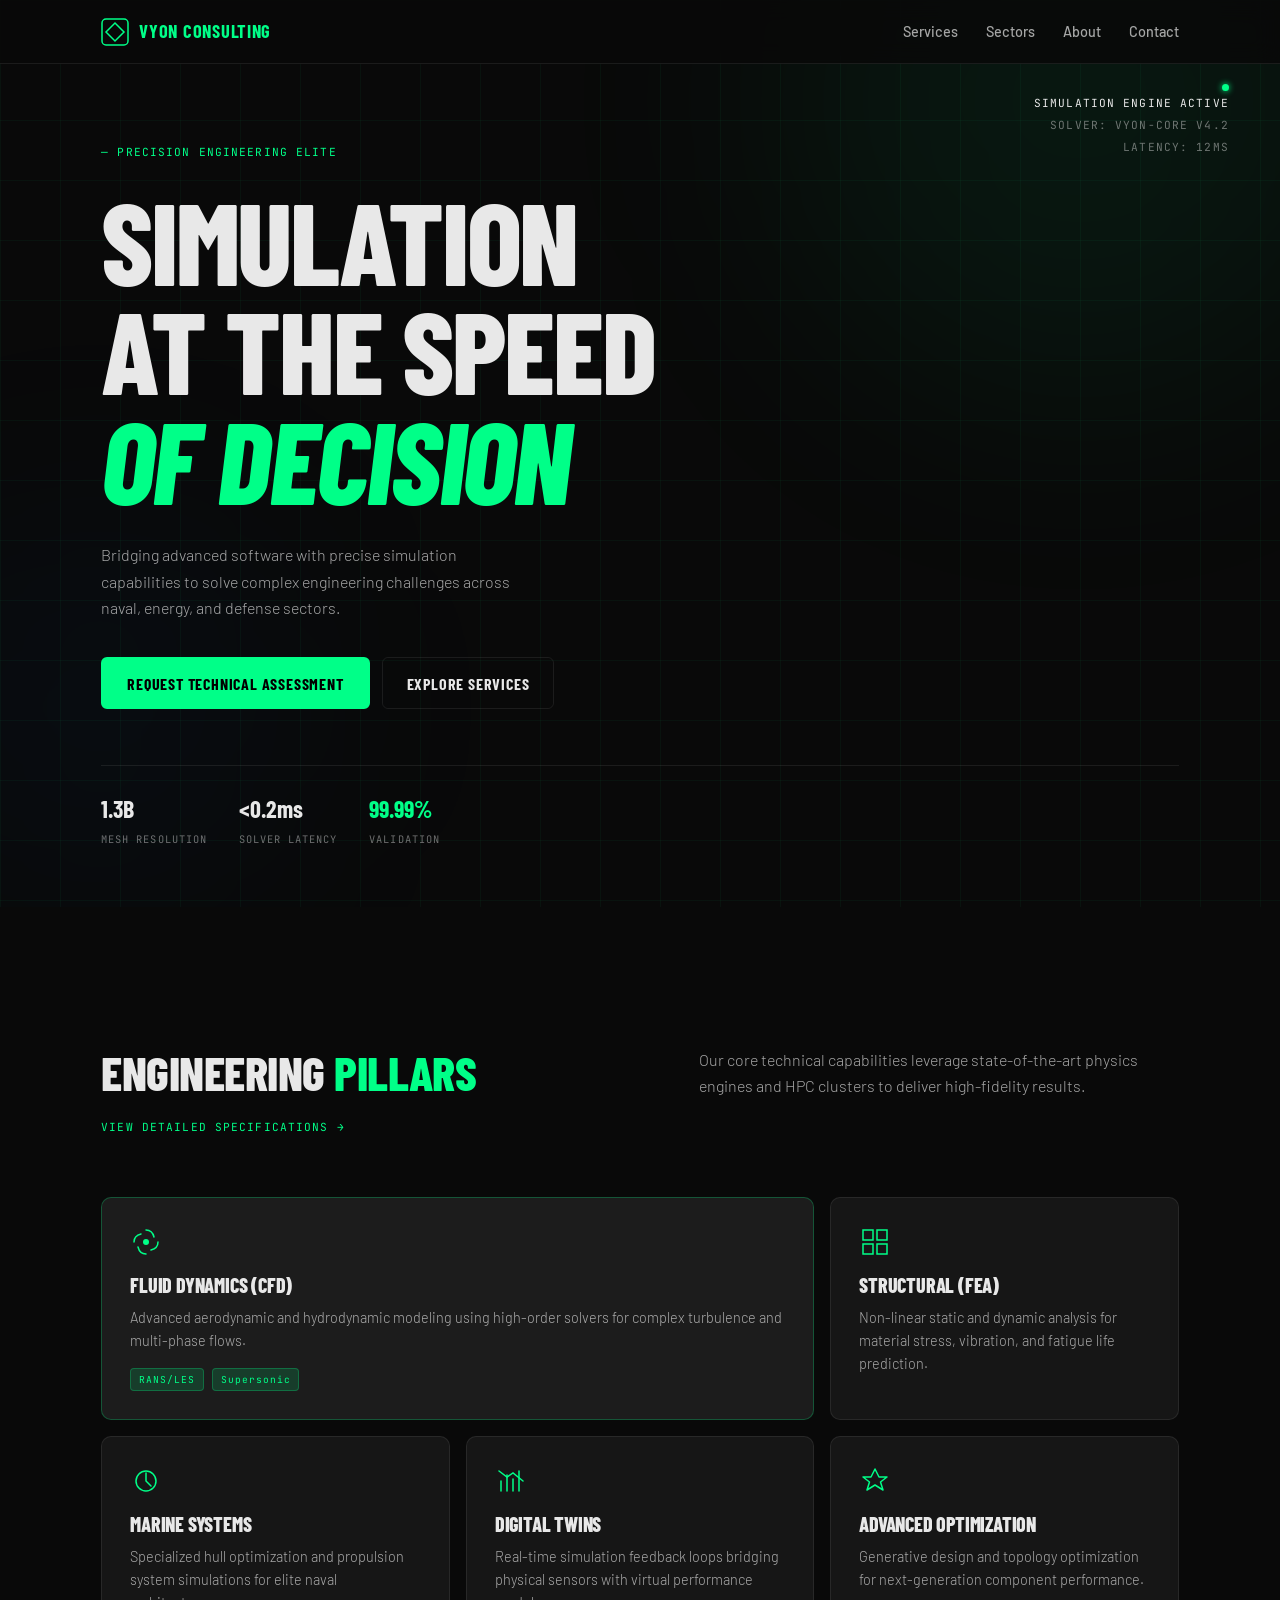
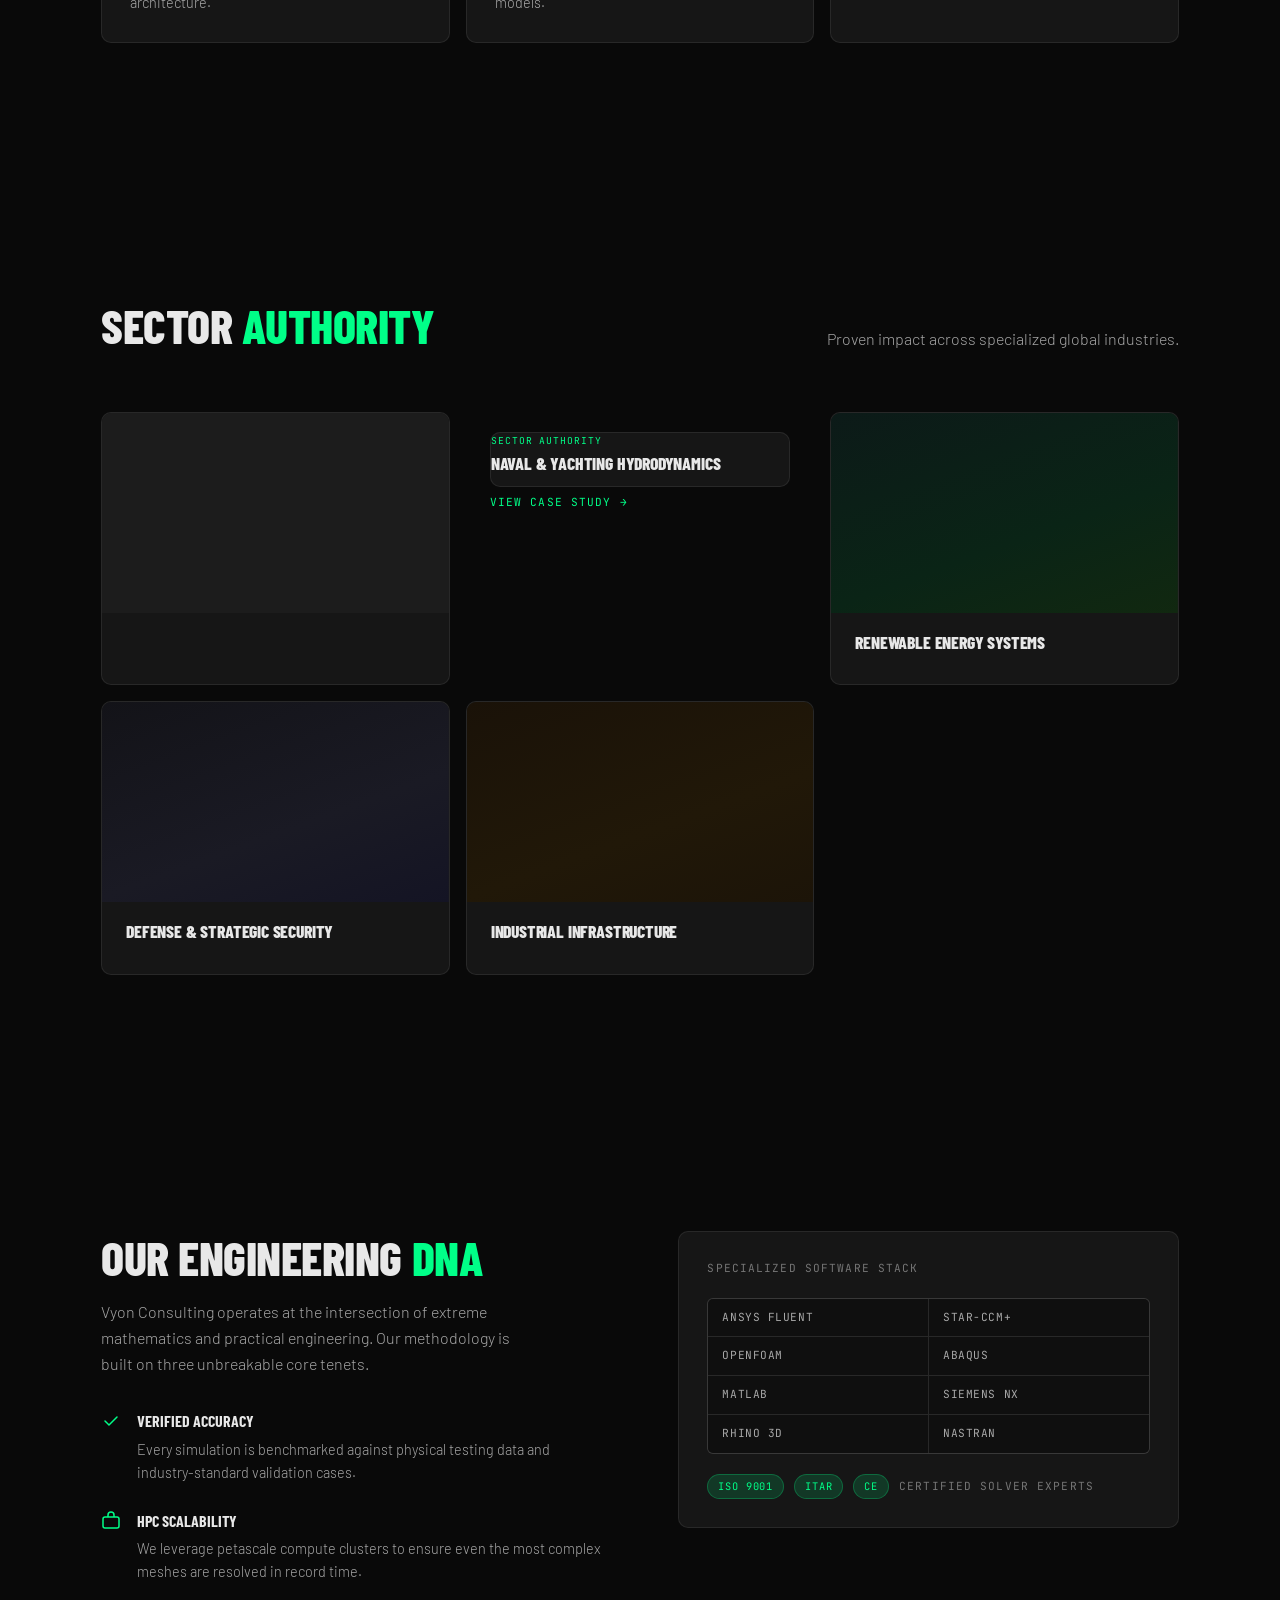
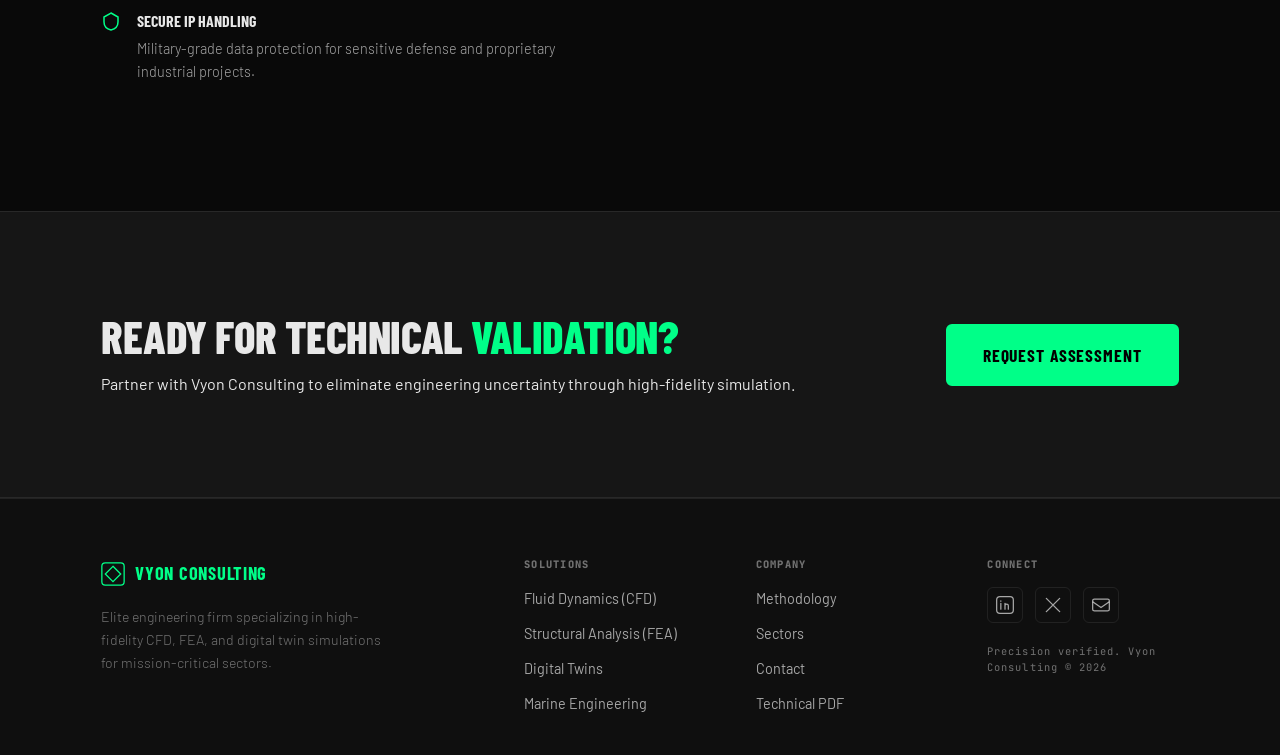
<file: index.html>
<!DOCTYPE html>
<html lang="en">
<head>
  <meta charset="UTF-8">
  <meta name="viewport" content="width=device-width, initial-scale=1.0">
  <title>Vyon Consulting — Precision Engineering Elite</title>
  <meta name="description" content="Elite engineering firm specializing in high-fidelity CFD, FEA, and digital twin simulations for mission-critical sectors.">
  <link rel="preconnect" href="https://fonts.googleapis.com">
  <link rel="preconnect" href="https://fonts.gstatic.com" crossorigin>
  <link href="https://fonts.googleapis.com/css2?family=Barlow+Condensed:ital,wght@0,400;0,600;0,700;0,800;1,700&family=JetBrains+Mono:wght@400;500&family=Barlow:wght@300;400;500&display=swap" rel="stylesheet">
  <link rel="stylesheet" href="style.css">
</head>
<body>

  <!-- NAV -->
  <header class="nav" id="nav">
    <div class="nav__inner container">
      <a href="index.html" class="nav__logo" aria-label="Vyon Consulting home">
        <svg width="28" height="28" viewBox="0 0 28 28" fill="none" aria-hidden="true">
          <rect x="1" y="1" width="26" height="26" rx="4" stroke="#00FF88" stroke-width="1.5"/>
          <path d="M14 5L23 14L14 23L5 14Z" stroke="#00FF88" stroke-width="1.5" fill="none"/>
        </svg>
        <span>Vyon Consulting</span>
      </a>
      <nav class="nav__links" aria-label="Main navigation">
        <a href="services.html" class="nav__link">Services</a>
        <a href="sectors.html" class="nav__link">Sectors</a>
        <a href="#about" class="nav__link">About</a>
        <a href="contact.html" class="nav__link">Contact</a>
      </nav>
      <button class="nav__burger" aria-label="Open menu" aria-expanded="false" aria-controls="mobile-menu">
        <span></span><span></span><span></span>
      </button>
    </div>
    <div class="nav__mobile" id="mobile-menu" hidden>
      <a href="services.html">Services</a>
      <a href="sectors.html">Sectors</a>
      <a href="#about">About</a>
      <a href="contact.html">Contact</a>
     
    </div>
  </header>

  <main>

    <!-- HERO -->
    <section class="hero" aria-labelledby="hero-title">
      <div class="hero__bg" aria-hidden="true">
        <div class="hero__grid"></div>
        <div class="hero__glow hero__glow--1"></div>
        <div class="hero__glow hero__glow--2"></div>
      </div>
      <div class="hero__status" aria-label="System status">
        <span class="status-dot" aria-hidden="true"></span>
        <span class="mono">SIMULATION ENGINE ACTIVE</span>
        <span class="mono dim">SOLVER: VYON-CORE V4.2</span>
        <span class="mono dim">LATENCY: 12MS</span>
      </div>
      <div class="container hero__content">
        <p class="hero__eyebrow mono">— PRECISION ENGINEERING ELITE</p>
        <h1 id="hero-title" class="hero__title">
          SIMULATION<br>
          AT THE SPEED<br>
          <em>OF DECISION</em>
        </h1>
        <p class="hero__sub">Bridging advanced software with precise simulation capabilities to solve complex engineering challenges across naval, energy, and defense sectors.</p>
        <div class="hero__actions">
          <a href="contact.html" class="btn btn--primary">Request Technical Assessment</a>
          <a href="services.html" class="btn btn--ghost">Explore Services</a>
        </div>
        <div class="hero__metrics" aria-label="Key performance metrics">
          <div class="metric">
            <span class="metric__val">1.3B</span>
            <span class="metric__label mono">MESH RESOLUTION</span>
          </div>
          <div class="metric">
            <span class="metric__val">&lt;0.2ms</span>
            <span class="metric__label mono">SOLVER LATENCY</span>
          </div>
          <div class="metric">
            <span class="metric__val accent">99.99%</span>
            <span class="metric__label mono">VALIDATION</span>
          </div>
        </div>
      </div>
    </section>

    <!-- ENGINEERING PILLARS -->
    <section class="pillars section" aria-labelledby="pillars-title">
      <div class="container">
        <div class="section-header">
          <h2 id="pillars-title" class="section-title">ENGINEERING <span class="accent">PILLARS</span></h2>
          <p class="section-sub">Our core technical capabilities leverage state-of-the-art physics engines and HPC clusters to deliver high-fidelity results.</p>
          <a href="services.html" class="link-arrow mono">VIEW DETAILED SPECIFICATIONS →</a>
        </div>
        <div class="pillars__grid">
          <div class="card card--featured">
            <div class="card__icon" aria-hidden="true">
              <svg width="32" height="32" viewBox="0 0 32 32" fill="none"><path d="M4 16c0-4 3-7 7-8M28 16c0 4-3 7-7 8M16 4c4 0 7 3 8 7M16 28c-4 0-7-3-8-7" stroke="#00FF88" stroke-width="1.5" stroke-linecap="round"/><circle cx="16" cy="16" r="3" fill="#00FF88"/></svg>
            </div>
            <h3 class="card__title">Fluid Dynamics (CFD)</h3>
            <p class="card__desc">Advanced aerodynamic and hydrodynamic modeling using high-order solvers for complex turbulence and multi-phase flows.</p>
            <div class="card__tags">
              <span class="tag">RANS/LES</span>
              <span class="tag">Supersonic</span>
            </div>
          </div>
          <div class="card">
            <div class="card__icon" aria-hidden="true">
              <svg width="32" height="32" viewBox="0 0 32 32" fill="none"><rect x="4" y="4" width="10" height="10" stroke="#00FF88" stroke-width="1.5"/><rect x="18" y="4" width="10" height="10" stroke="#00FF88" stroke-width="1.5"/><rect x="4" y="18" width="10" height="10" stroke="#00FF88" stroke-width="1.5"/><rect x="18" y="18" width="10" height="10" stroke="#00FF88" stroke-width="1.5"/></svg>
            </div>
            <h3 class="card__title">Structural (FEA)</h3>
            <p class="card__desc">Non-linear static and dynamic analysis for material stress, vibration, and fatigue life prediction.</p>
          </div>
          <div class="card">
            <div class="card__icon" aria-hidden="true">
              <svg width="32" height="32" viewBox="0 0 32 32" fill="none"><circle cx="16" cy="16" r="10" stroke="#00FF88" stroke-width="1.5"/><path d="M16 8v8l5 5" stroke="#00FF88" stroke-width="1.5" stroke-linecap="round"/></svg>
            </div>
            <h3 class="card__title">Marine Systems</h3>
            <p class="card__desc">Specialized hull optimization and propulsion system simulations for elite naval architecture.</p>
          </div>
          <div class="card">
            <div class="card__icon" aria-hidden="true">
              <svg width="32" height="32" viewBox="0 0 32 32" fill="none"><path d="M6 26V16M12 26V10M18 26V14M24 26V6" stroke="#00FF88" stroke-width="1.5" stroke-linecap="round"/><path d="M4 6l8 6 6-4 10 8" stroke="#00FF88" stroke-width="1.5" stroke-linecap="round"/></svg>
            </div>
            <h3 class="card__title">Digital Twins</h3>
            <p class="card__desc">Real-time simulation feedback loops bridging physical sensors with virtual performance models.</p>
          </div>
          <div class="card">
            <div class="card__icon" aria-hidden="true">
              <svg width="32" height="32" viewBox="0 0 32 32" fill="none"><path d="M16 4l4 8h8l-6.5 5 2.5 8L16 20l-8 5 2.5-8L4 12h8z" stroke="#00FF88" stroke-width="1.5" stroke-linejoin="round"/></svg>
            </div>
            <h3 class="card__title">Advanced Optimization</h3>
            <p class="card__desc">Generative design and topology optimization for next-generation component performance.</p>
          </div>
        </div>
      </div>
    </section>

    <!-- SECTOR AUTHORITY -->
    <section class="sectors section" aria-labelledby="sectors-title">
      <div class="container">
        <div class="section-header">
          <h2 id="sectors-title" class="section-title">SECTOR <span class="accent">AUTHORITY</span></h2>
          <p class="section-sub">Proven impact across specialized global industries.</p>
        </div>
        <div class="sectors__grid">
          <a href="sectors.html#naval" class="sector-card sector-card--active">
            <div class="sector-card__img sector-card__img--naval" role="img" aria-label="Naval vessel at sea"></div>
            <div class="sector-card__body">
              <p class="mono sector-card__label">SECTOR AUTHORITY</p>
              <h3 class="sector-card__title">Naval &amp; Yachting Hydrodynamics</h3>
              <a href="sectors.html#naval" class="link-arrow mono">VIEW CASE STUDY →</a>
            </div>
          </a>
          <a href="sectors.html#renewable" class="sector-card">
            <div class="sector-card__img sector-card__img--renewable" role="img" aria-label="Wind turbines renewable energy"></div>
            <div class="sector-card__body">
              <h3 class="sector-card__title">Renewable Energy Systems</h3>
            </div>
          </a>
          <a href="sectors.html#defense" class="sector-card">
            <div class="sector-card__img sector-card__img--defense" role="img" aria-label="Defense technology"></div>
            <div class="sector-card__body">
              <h3 class="sector-card__title">Defense &amp; Strategic Security</h3>
            </div>
          </a>
          <a href="sectors.html#industrial" class="sector-card">
            <div class="sector-card__img sector-card__img--industrial" role="img" aria-label="Industrial infrastructure pipes"></div>
            <div class="sector-card__body">
              <h3 class="sector-card__title">Industrial Infrastructure</h3>
            </div>
          </a>
        </div>
      </div>
    </section>

    <!-- DNA / ABOUT -->
    <section class="dna section" id="about" aria-labelledby="dna-title">
      <div class="container dna__layout">
        <div class="dna__text">
          <h2 id="dna-title" class="section-title">Our Engineering <span class="accent">DNA</span></h2>
          <p class="dna__body">Vyon Consulting operates at the intersection of extreme mathematics and practical engineering. Our methodology is built on three unbreakable core tenets.</p>
          <ul class="dna__tenets" role="list">
            <li class="tenet">
              <svg class="tenet__icon" width="20" height="20" viewBox="0 0 20 20" fill="none" aria-hidden="true"><path d="M4 10l4 4 8-8" stroke="#00FF88" stroke-width="1.5" stroke-linecap="round"/></svg>
              <div>
                <strong>Verified Accuracy</strong>
                <p>Every simulation is benchmarked against physical testing data and industry-standard validation cases.</p>
              </div>
            </li>
            <li class="tenet">
              <svg class="tenet__icon" width="20" height="20" viewBox="0 0 20 20" fill="none" aria-hidden="true"><rect x="2" y="6" width="16" height="11" rx="2" stroke="#00FF88" stroke-width="1.5"/><path d="M7 6V4a3 3 0 016 0v2" stroke="#00FF88" stroke-width="1.5"/></svg>
              <div>
                <strong>HPC Scalability</strong>
                <p>We leverage petascale compute clusters to ensure even the most complex meshes are resolved in record time.</p>
              </div>
            </li>
            <li class="tenet">
              <svg class="tenet__icon" width="20" height="20" viewBox="0 0 20 20" fill="none" aria-hidden="true"><path d="M10 2l7 4v5c0 4-3 7-7 8C6 18 3 15 3 11V6z" stroke="#00FF88" stroke-width="1.5"/></svg>
              <div>
                <strong>Secure IP Handling</strong>
                <p>Military-grade data protection for sensitive defense and proprietary industrial projects.</p>
              </div>
            </li>
          </ul>
        </div>
        <div class="dna__stack" aria-label="Specialized software stack">
          <p class="mono dna__stack-label">SPECIALIZED SOFTWARE STACK</p>
          <div class="software-grid">
            <span>ANSYS FLUENT</span><span>STAR-CCM+</span>
            <span>OPENFOAM</span><span>ABAQUS</span>
            <span>MATLAB</span><span>SIEMENS NX</span>
            <span>RHINO 3D</span><span>NASTRAN</span>
          </div>
          <div class="cert-row mono">
            <span class="cert-badge">ISO 9001</span>
            <span class="cert-badge">ITAR</span>
            <span class="cert-badge">CE</span>
            <span class="dim">CERTIFIED SOLVER EXPERTS</span>
          </div>
        </div>
      </div>
    </section>

    <!-- CTA BANNER -->
    <section class="cta-banner" aria-labelledby="cta-title">
      <div class="container cta-banner__inner">
        <div>
          <h2 id="cta-title" class="cta-banner__title">Ready for Technical <span class="accent">Validation?</span></h2>
          <p>Partner with Vyon Consulting to eliminate engineering uncertainty through high-fidelity simulation.</p>
        </div>
        <a href="contact.html" class="btn btn--primary btn--lg">REQUEST ASSESSMENT</a>
      </div>
    </section>

  </main>

  <!-- FOOTER -->
  <footer class="footer">
    <div class="container footer__inner">
      <div class="footer__brand">
        <a href="index.html" class="nav__logo">
          <svg width="24" height="24" viewBox="0 0 28 28" fill="none" aria-hidden="true"><rect x="1" y="1" width="26" height="26" rx="4" stroke="#00FF88" stroke-width="1.5"/><path d="M14 5L23 14L14 23L5 14Z" stroke="#00FF88" stroke-width="1.5" fill="none"/></svg>
          <span>Vyon Consulting</span>
        </a>
        <p>Elite engineering firm specializing in high-fidelity CFD, FEA, and digital twin simulations for mission-critical sectors.</p>
      </div>
      <div class="footer__col">
        <h3 class="footer__heading">SOLUTIONS</h3>
        <a href="services.html#cfd">Fluid Dynamics (CFD)</a>
        <a href="services.html#fea">Structural Analysis (FEA)</a>
        <a href="services.html#twins">Digital Twins</a>
        <a href="services.html#marine">Marine Engineering</a>
      </div>
      <div class="footer__col">
        <h3 class="footer__heading">COMPANY</h3>
        <a href="#about">Methodology</a>
        <a href="sectors.html">Sectors</a>
        <a href="contact.html">Contact</a>
        <a href="#">Technical PDF</a>
      </div>
      <div class="footer__col">
        <h3 class="footer__heading">CONNECT</h3>
        <div class="footer__socials">
          <a href="#" aria-label="LinkedIn" class="social-link">
            <svg width="20" height="20" viewBox="0 0 24 24" fill="none"><rect x="2" y="2" width="20" height="20" rx="4" stroke="currentColor" stroke-width="1.5"/><path d="M7 10v7M7 7v.5M12 17v-4c0-1.5 1-2 2-2s2 .5 2 2v4M12 10v7" stroke="currentColor" stroke-width="1.5" stroke-linecap="round"/></svg>
          </a>
          <a href="#" aria-label="Twitter / X" class="social-link">
            <svg width="20" height="20" viewBox="0 0 24 24" fill="none"><path d="M4 4l16 16M4 20L20 4" stroke="currentColor" stroke-width="1.5" stroke-linecap="round"/></svg>
          </a>
          <a href="contact.html" aria-label="Email" class="social-link">
            <svg width="20" height="20" viewBox="0 0 24 24" fill="none"><rect x="2" y="5" width="20" height="14" rx="2" stroke="currentColor" stroke-width="1.5"/><path d="M2 8l10 7 10-7" stroke="currentColor" stroke-width="1.5"/></svg>
          </a>
        </div>
        <p class="mono dim footer__legal">Precision verified. Vyon Consulting © 2026</p>
      </div>
    </div>
  </footer>

  <script src="main.js"></script>
</body>
</html>
</file>
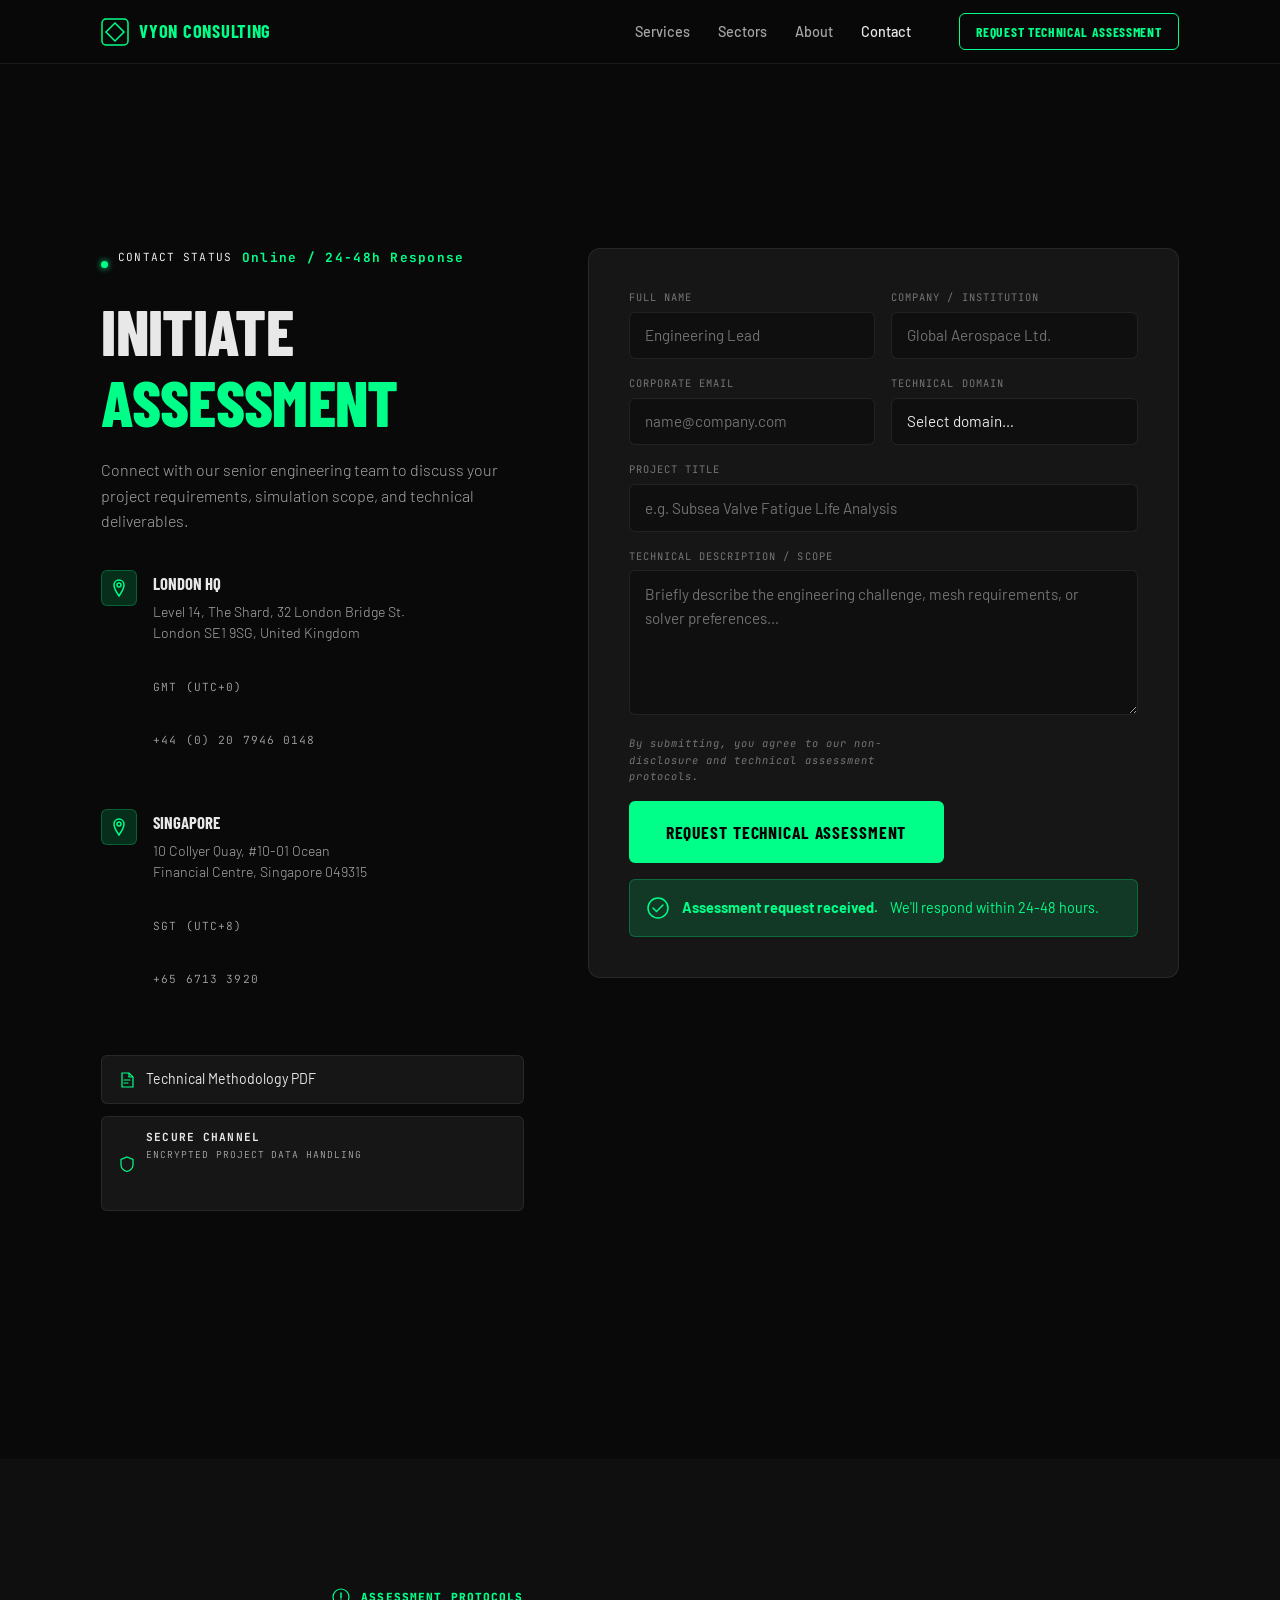
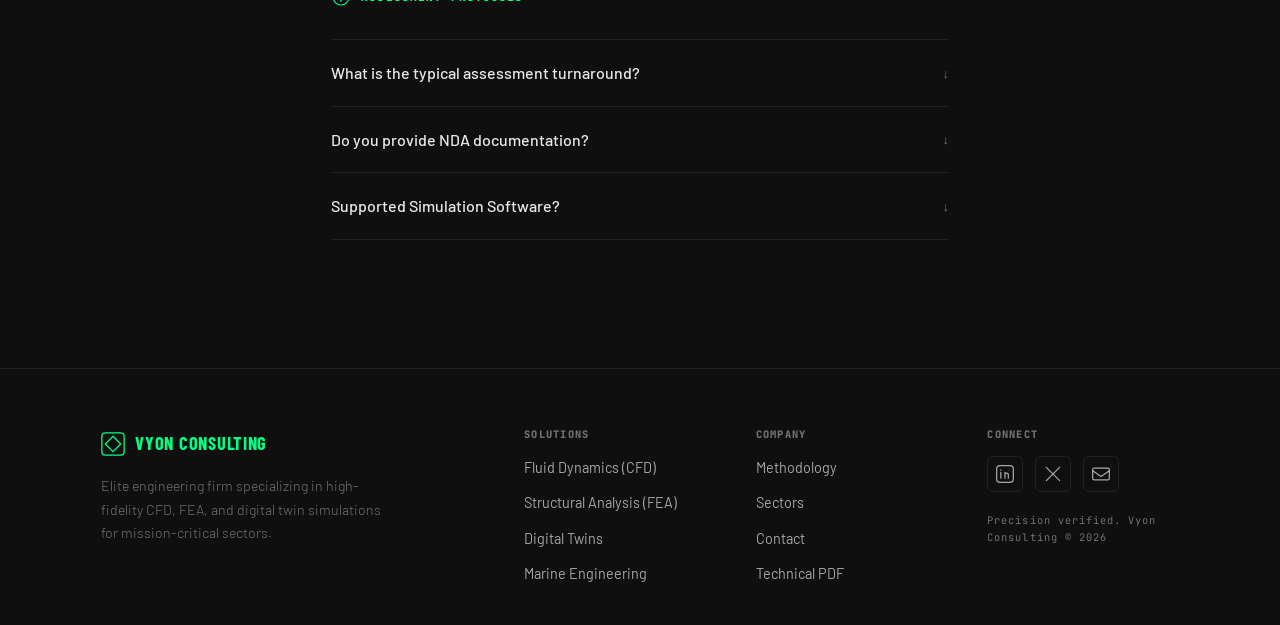
<file: contact.html>
<!DOCTYPE html>
<html lang="en">
<head>
  <meta charset="UTF-8">
  <meta name="viewport" content="width=device-width, initial-scale=1.0">
  <title>Contact — Vyon Consulting</title>
  <meta name="description" content="Initiate a technical assessment with Vyon Consulting's senior engineering team.">
  <link rel="preconnect" href="https://fonts.googleapis.com">
  <link rel="preconnect" href="https://fonts.gstatic.com" crossorigin>
  <link href="https://fonts.googleapis.com/css2?family=Barlow+Condensed:ital,wght@0,400;0,600;0,700;0,800;1,700&family=JetBrains+Mono:wght@400;500&family=Barlow:wght@300;400;500&display=swap" rel="stylesheet">
  <link rel="stylesheet" href="style.css">
</head>
<body>

  <header class="nav" id="nav">
    <div class="nav__inner container">
      <a href="index.html" class="nav__logo">
        <svg width="28" height="28" viewBox="0 0 28 28" fill="none"><rect x="1" y="1" width="26" height="26" rx="4" stroke="#00FF88" stroke-width="1.5"/><path d="M14 5L23 14L14 23L5 14Z" stroke="#00FF88" stroke-width="1.5" fill="none"/></svg>
        <span>Vyon Consulting</span>
      </a>
      <nav class="nav__links">
        <a href="services.html" class="nav__link">Services</a>
        <a href="sectors.html" class="nav__link">Sectors</a>
        <a href="index.html#about" class="nav__link">About</a>
        <a href="contact.html" class="nav__link nav__link--active">Contact</a>
      </nav>
      <a href="contact.html" class="btn btn--outline nav__cta">Request Technical Assessment</a>
      <button class="nav__burger" aria-label="Open menu" aria-expanded="false" aria-controls="mobile-menu">
        <span></span><span></span><span></span>
      </button>
    </div>
    <div class="nav__mobile" id="mobile-menu" hidden>
      <a href="services.html">Services</a>
      <a href="sectors.html">Sectors</a>
      <a href="index.html#about">About</a>
      <a href="contact.html">Contact</a>
      
    </div>
  </header>

  <main>
    <section class="contact-section section" aria-labelledby="contact-title">
      <div class="container contact-layout">

        <!-- LEFT PANEL -->
        <div class="contact-info">
          <div class="contact-status">
            <span class="status-dot" aria-hidden="true"></span>
            <span class="mono">CONTACT STATUS</span>
            <strong class="accent mono">Online / 24-48h Response</strong>
          </div>
          <h1 id="contact-title" class="contact-title">INITIATE<br><span class="accent">ASSESSMENT</span></h1>
          <p>Connect with our senior engineering team to discuss your project requirements, simulation scope, and technical deliverables.</p>

          <div class="offices">
            <div class="office" aria-label="London office">
              <div class="office__icon" aria-hidden="true">
                <svg width="20" height="20" viewBox="0 0 20 20" fill="none"><path d="M10 2C7.2 2 5 4.2 5 7c0 4 5 11 5 11s5-7 5-11c0-2.8-2.2-5-5-5z" stroke="#00FF88" stroke-width="1.5"/><circle cx="10" cy="7" r="2" stroke="#00FF88" stroke-width="1.5"/></svg>
              </div>
              <div>
                <strong>London HQ</strong>
                <p>Level 14, The Shard, 32 London Bridge St.<br>London SE1 9SG, United Kingdom</p>
                <p class="mono accent">GMT (UTC+0)</p>
                <p class="mono">+44 (0) 20 7946 0148</p>
              </div>
            </div>
            <div class="office" aria-label="Singapore office">
              <div class="office__icon" aria-hidden="true">
                <svg width="20" height="20" viewBox="0 0 20 20" fill="none"><path d="M10 2C7.2 2 5 4.2 5 7c0 4 5 11 5 11s5-7 5-11c0-2.8-2.2-5-5-5z" stroke="#00FF88" stroke-width="1.5"/><circle cx="10" cy="7" r="2" stroke="#00FF88" stroke-width="1.5"/></svg>
              </div>
              <div>
                <strong>Singapore</strong>
                <p>10 Collyer Quay, #10-01 Ocean<br>Financial Centre, Singapore 049315</p>
                <p class="mono accent">SGT (UTC+8)</p>
                <p class="mono">+65 6713 3920</p>
              </div>
            </div>
          </div>

          <div class="contact-links">
            <a href="#" class="contact-doc-link">
              <svg width="18" height="18" viewBox="0 0 18 18" fill="none" aria-hidden="true"><path d="M4 2h7l4 4v10H4V2z" stroke="#00FF88" stroke-width="1.2"/><path d="M11 2v4h4" stroke="#00FF88" stroke-width="1.2"/><path d="M6 9h6M6 12h4" stroke="#00FF88" stroke-width="1.2" stroke-linecap="round"/></svg>
              Technical Methodology PDF
            </a>
            <div class="contact-secure">
              <svg width="18" height="18" viewBox="0 0 18 18" fill="none" aria-hidden="true"><path d="M9 2l6 2.5v5c0 3.5-2.5 6-6 7-3.5-1-6-3.5-6-7v-5z" stroke="#00FF88" stroke-width="1.2"/></svg>
              <div>
                <strong class="mono">SECURE CHANNEL</strong>
                <p class="mono dim">ENCRYPTED PROJECT DATA HANDLING</p>
              </div>
            </div>
          </div>
        </div>

        <!-- FORM -->
        <div class="contact-form-wrap" aria-label="Assessment request form">
          <form class="contact-form" id="assessment-form" action="https://formspree.io/f/xbdzllyo" method="POST">
            <div class="form-row">
              <div class="form-group">
                <label for="full-name" class="form-label mono">FULL NAME</label>
                <input type="text" id="full-name" name="full_name" class="form-input" placeholder="Engineering Lead" required autocomplete="name">
              </div>
              <div class="form-group">
                <label for="company" class="form-label mono">COMPANY / INSTITUTION</label>
                <input type="text" id="company" name="company" class="form-input" placeholder="Global Aerospace Ltd." required autocomplete="organization">
              </div>
            </div>
            <div class="form-row">
              <div class="form-group">
                <label for="email" class="form-label mono">CORPORATE EMAIL</label>
                <input type="email" id="email" name="email" class="form-input" placeholder="name@company.com" required autocomplete="email">
              </div>
              <div class="form-group">
                <label for="domain" class="form-label mono">TECHNICAL DOMAIN</label>
                <select id="domain" name="domain" class="form-input form-select" required>
                  <option value="" disabled selected>Select domain…</option>
                  <option>Fluid Dynamics (CFD)</option>
                  <option>Structural Analysis (FEA)</option>
                  <option>Digital Twins</option>
                  <option>Marine Engineering</option>
                  <option>Defense / Classified</option>
                  <option>Other</option>
                </select>
              </div>
            </div>
            <div class="form-group form-group--full">
              <label for="project-title" class="form-label mono">PROJECT TITLE</label>
              <input type="text" id="project-title" name="project_title" class="form-input" placeholder="e.g. Subsea Valve Fatigue Life Analysis" required>
            </div>
            <div class="form-group form-group--full">
              <label for="description" class="form-label mono">TECHNICAL DESCRIPTION / SCOPE</label>
              <textarea id="description" name="description" class="form-input form-textarea" rows="5" placeholder="Briefly describe the engineering challenge, mesh requirements, or solver preferences…" required></textarea>
            </div>
                        <div class="form-footer">
              <p class="mono dim form-legal"><em>By submitting, you agree to our non-disclosure and technical assessment protocols.</em></p>
              <button type="submit" class="btn btn--primary btn--lg">Request Technical Assessment</button>
            </div>
            <div class="form-success" id="form-success" hidden role="alert">
              <svg width="24" height="24" viewBox="0 0 24 24" fill="none" aria-hidden="true"><circle cx="12" cy="12" r="10" stroke="#00FF88" stroke-width="1.5"/><path d="M7 12l3.5 3.5L17 9" stroke="#00FF88" stroke-width="1.5" stroke-linecap="round"/></svg>
              <strong>Assessment request received.</strong> We'll respond within 24-48 hours.
            </div>
          </form>
        </div>
      </div>
    </section>

    <!-- FAQ -->
    <section class="faq section" aria-labelledby="faq-title">
      <div class="container faq__inner">
        <div class="faq__header">
          <svg width="20" height="20" viewBox="0 0 20 20" fill="none" aria-hidden="true"><circle cx="10" cy="10" r="8" stroke="#00FF88" stroke-width="1.2"/><path d="M10 6v5M10 13v1" stroke="#00FF88" stroke-width="1.5" stroke-linecap="round"/></svg>
          <h2 id="faq-title" class="mono">ASSESSMENT PROTOCOLS</h2>
        </div>
        <div class="faq__list" role="list">
          <details class="faq__item" role="listitem">
            <summary class="faq__q">What is the typical assessment turnaround?</summary>
            <div class="faq__a">
              <p>Initial scoping response within 24-48 hours. Full simulation reports are delivered within 5-15 business days depending on mesh complexity and solver requirements. Priority triage available for mission-critical timelines.</p>
            </div>
          </details>
          <details class="faq__item" role="listitem">
            <summary class="faq__q">Do you provide NDA documentation?</summary>
            <div class="faq__a">
              <p>Yes. All projects begin with a mutual NDA executed before any technical data is shared. We handle ITAR-controlled and export-restricted data with full legal compliance frameworks.</p>
            </div>
          </details>
          <details class="faq__item" role="listitem">
            <summary class="faq__q">Supported Simulation Software?</summary>
            <div class="faq__a">
              <p>We operate ANSYS Fluent, STAR-CCM+, OpenFOAM, ABAQUS, MATLAB, Siemens NX, Rhino 3D, and NASTRAN. CAD imports accepted in STEP, IGES, STL, and Parasolid formats. Contact us for bespoke solver configurations.</p>
            </div>
          </details>
        </div>
      </div>
    </section>
  </main>

  <footer class="footer">
    <div class="container footer__inner">
      <div class="footer__brand">
        <a href="index.html" class="nav__logo">
          <svg width="24" height="24" viewBox="0 0 28 28" fill="none"><rect x="1" y="1" width="26" height="26" rx="4" stroke="#00FF88" stroke-width="1.5"/><path d="M14 5L23 14L14 23L5 14Z" stroke="#00FF88" stroke-width="1.5" fill="none"/></svg>
          <span>Vyon Consulting</span>
        </a>
        <p>Elite engineering firm specializing in high-fidelity CFD, FEA, and digital twin simulations for mission-critical sectors.</p>
      </div>
      <div class="footer__col">
        <h3 class="footer__heading">SOLUTIONS</h3>
        <a href="services.html#cfd">Fluid Dynamics (CFD)</a>
        <a href="services.html#fea">Structural Analysis (FEA)</a>
        <a href="services.html#twins">Digital Twins</a>
        <a href="services.html#marine">Marine Engineering</a>
      </div>
      <div class="footer__col">
        <h3 class="footer__heading">COMPANY</h3>
        <a href="index.html#about">Methodology</a>
        <a href="sectors.html">Sectors</a>
        <a href="contact.html">Contact</a>
        <a href="#">Technical PDF</a>
      </div>
      <div class="footer__col">
        <h3 class="footer__heading">CONNECT</h3>
        <div class="footer__socials">
          <a href="#" aria-label="LinkedIn" class="social-link"><svg width="20" height="20" viewBox="0 0 24 24" fill="none"><rect x="2" y="2" width="20" height="20" rx="4" stroke="currentColor" stroke-width="1.5"/><path d="M7 10v7M7 7v.5M12 17v-4c0-1.5 1-2 2-2s2 .5 2 2v4M12 10v7" stroke="currentColor" stroke-width="1.5" stroke-linecap="round"/></svg></a>
          <a href="#" aria-label="Twitter" class="social-link"><svg width="20" height="20" viewBox="0 0 24 24" fill="none"><path d="M4 4l16 16M4 20L20 4" stroke="currentColor" stroke-width="1.5" stroke-linecap="round"/></svg></a>
          <a href="contact.html" aria-label="Email" class="social-link"><svg width="20" height="20" viewBox="0 0 24 24" fill="none"><rect x="2" y="5" width="20" height="14" rx="2" stroke="currentColor" stroke-width="1.5"/><path d="M2 8l10 7 10-7" stroke="currentColor" stroke-width="1.5"/></svg></a>
        </div>
        <p class="mono dim footer__legal">Precision verified. Vyon Consulting © 2026</p>
      </div>
    </div>
  </footer>

  <script src="main.js"></script>
</body>
</html>
</file>
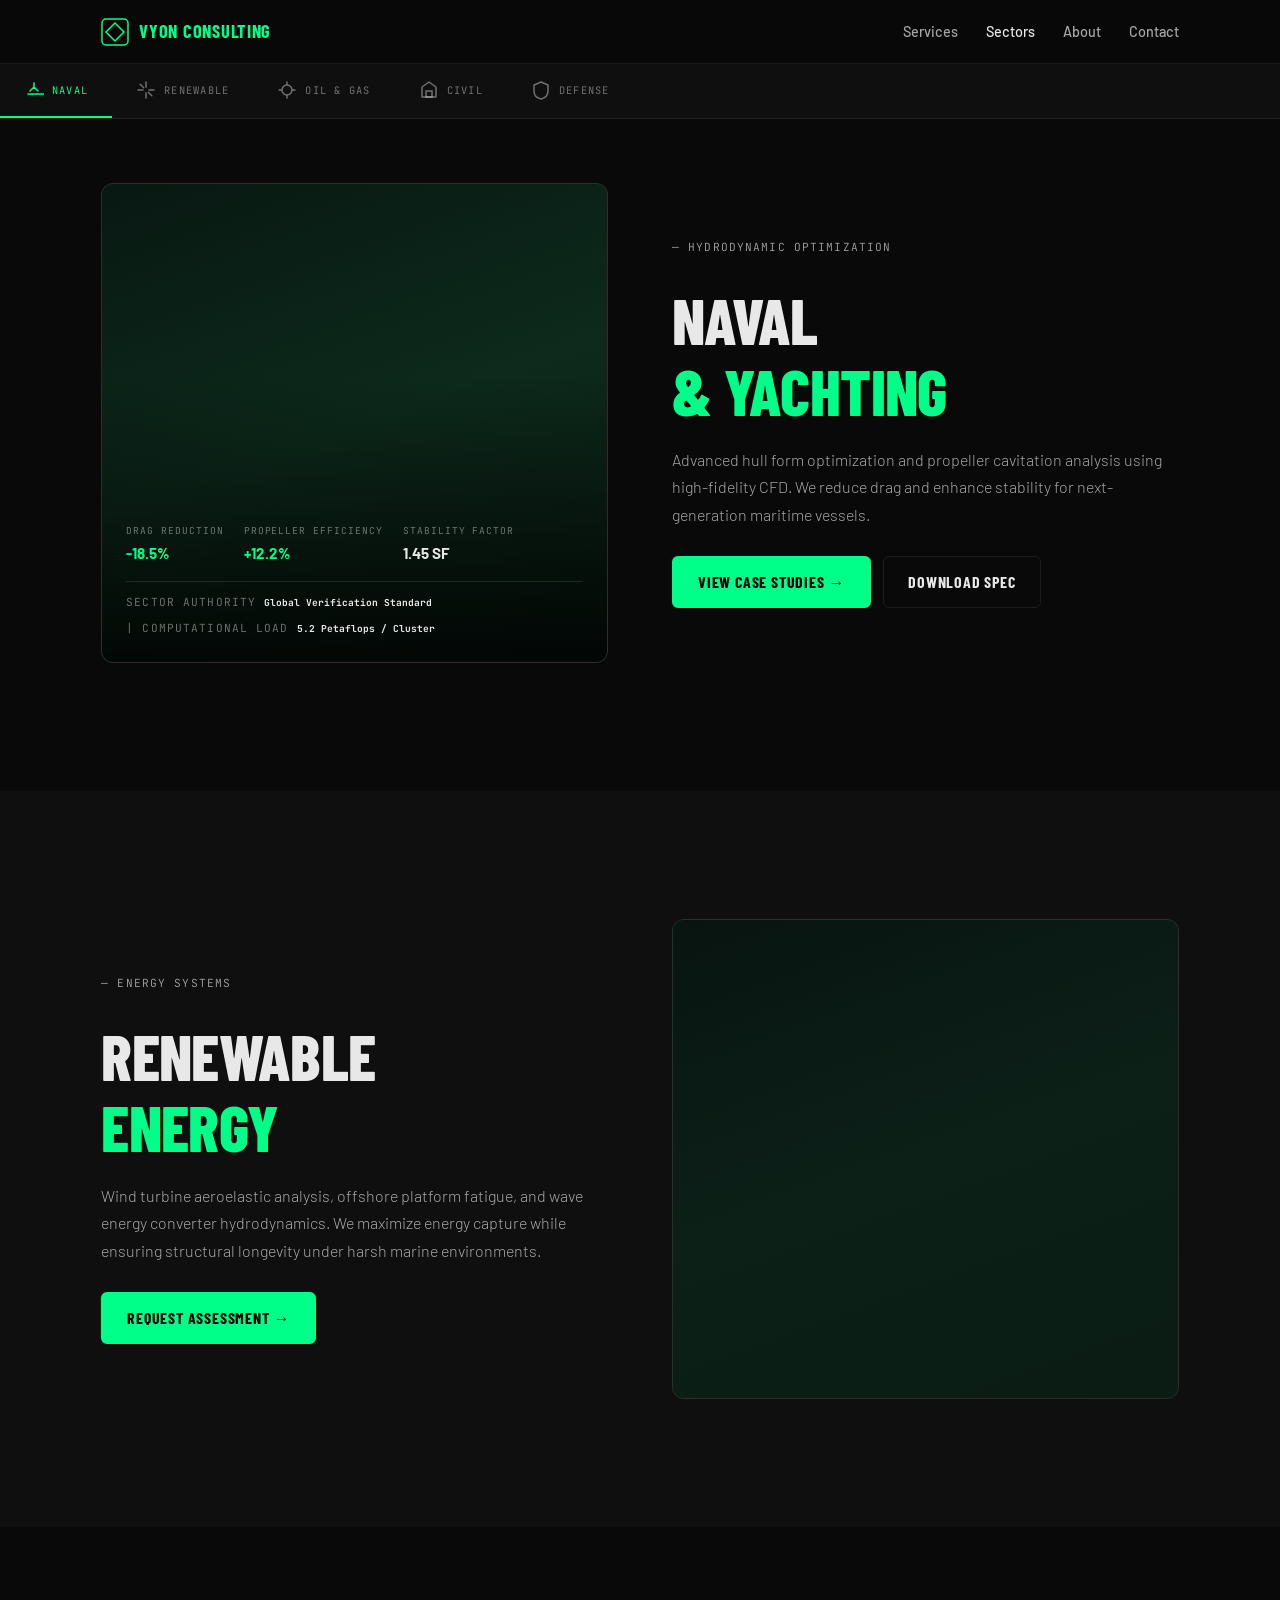
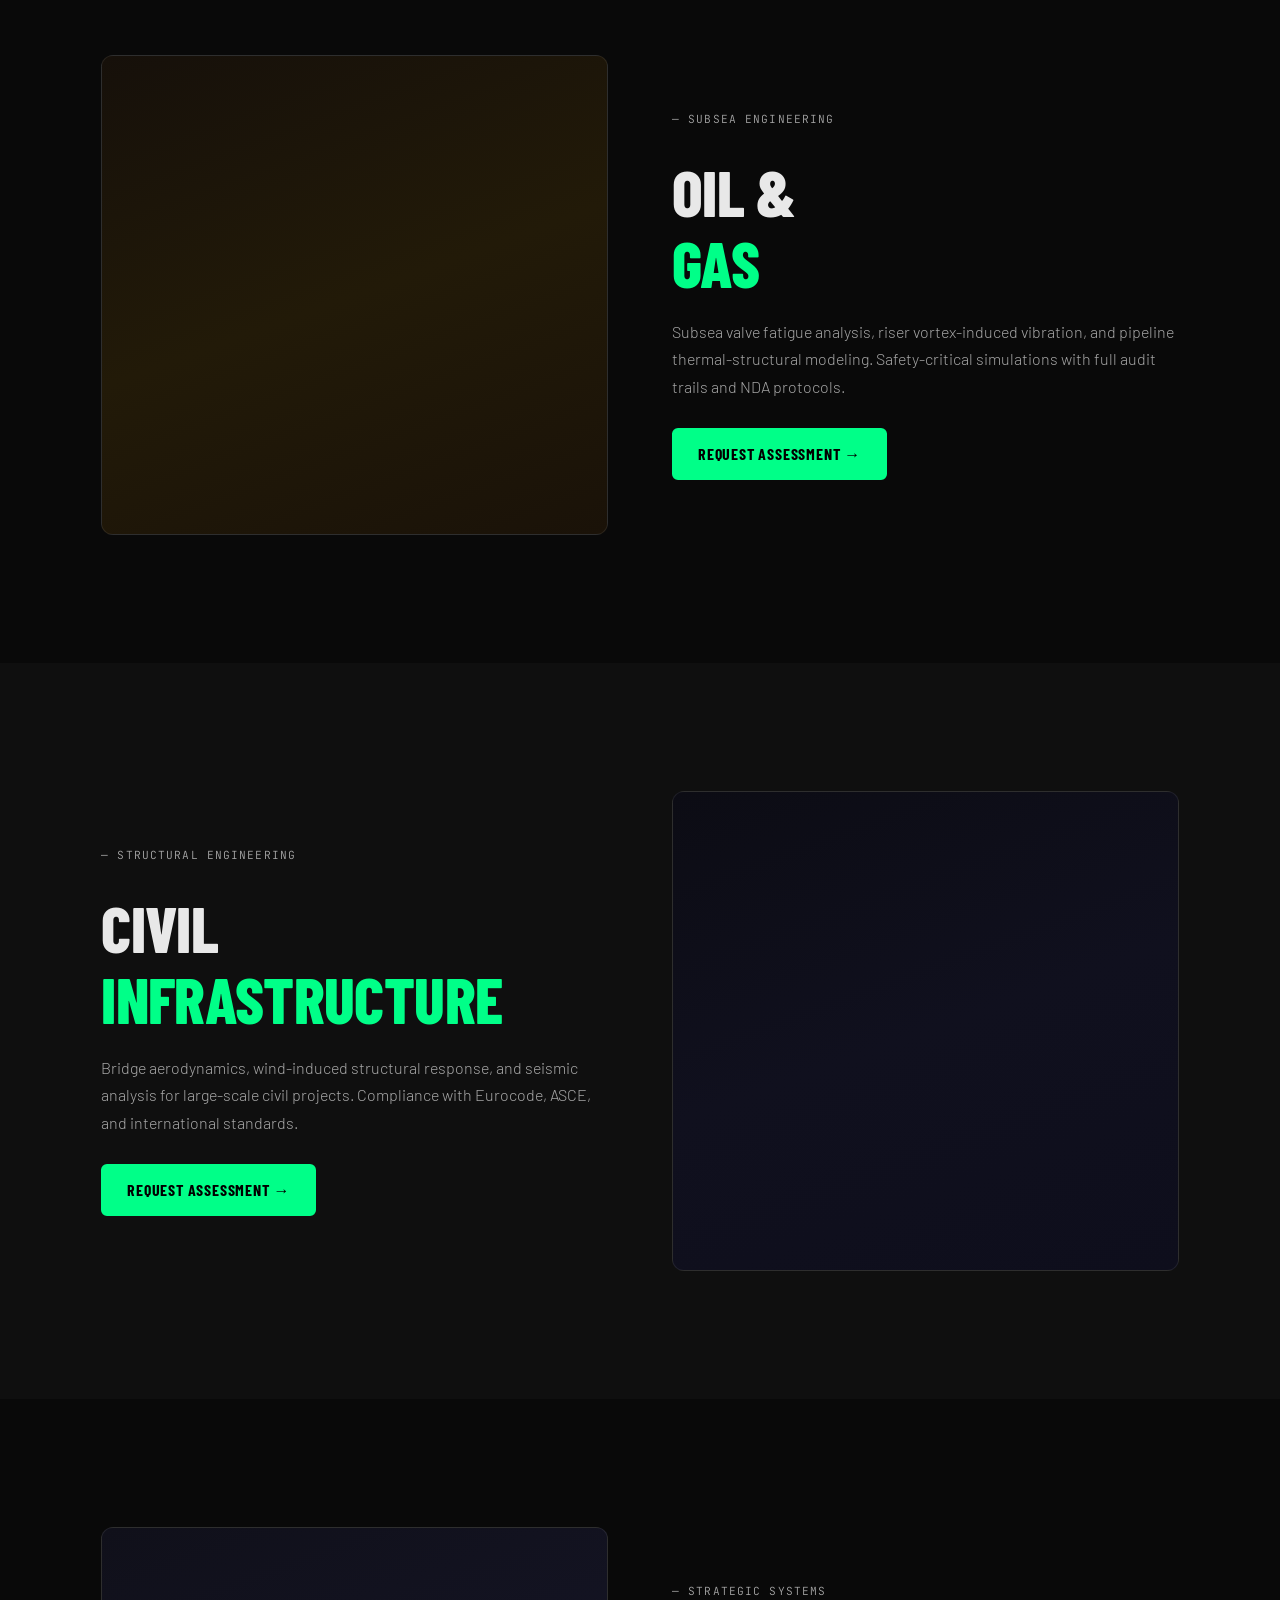
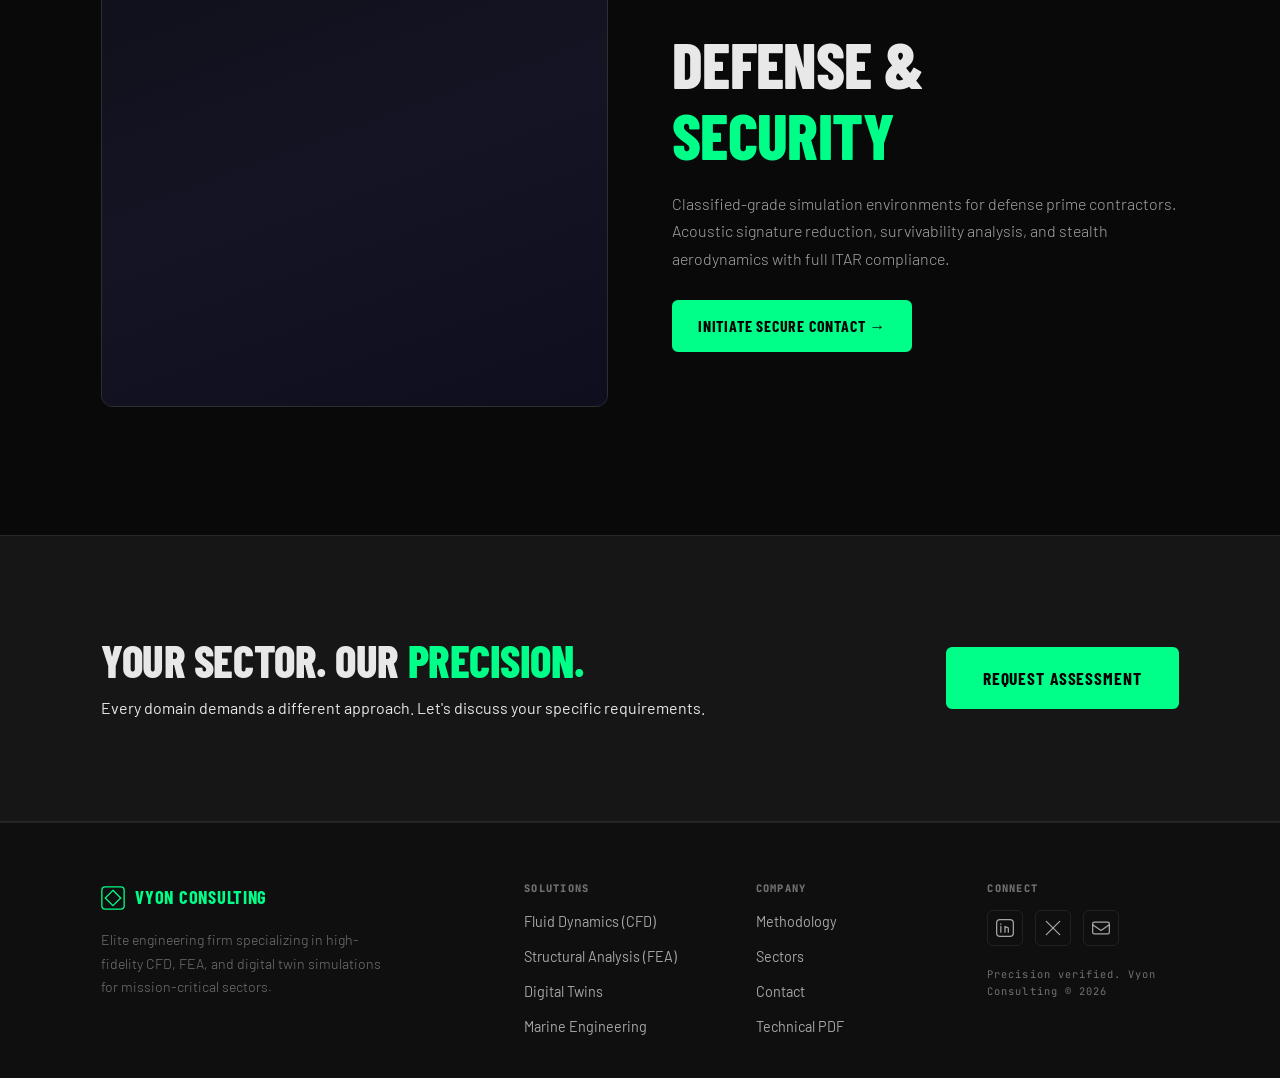
<file: sectors.html>
<!DOCTYPE html>
<html lang="en">
<head>
  <meta charset="UTF-8">
  <meta name="viewport" content="width=device-width, initial-scale=1.0">
  <title>Sectors — Vyon Consulting</title>
  <meta name="description" content="Sector authority across Naval, Renewable Energy, Defense, and Industrial Infrastructure.">
  <link rel="preconnect" href="https://fonts.googleapis.com">
  <link rel="preconnect" href="https://fonts.gstatic.com" crossorigin>
  <link href="https://fonts.googleapis.com/css2?family=Barlow+Condensed:ital,wght@0,400;0,600;0,700;0,800;1,700&family=JetBrains+Mono:wght@400;500&family=Barlow:wght@300;400;500&display=swap" rel="stylesheet">
  <link rel="stylesheet" href="style.css">
</head>
<body>

  <header class="nav" id="nav">
    <div class="nav__inner container">
      <a href="index.html" class="nav__logo">
        <svg width="28" height="28" viewBox="0 0 28 28" fill="none"><rect x="1" y="1" width="26" height="26" rx="4" stroke="#00FF88" stroke-width="1.5"/><path d="M14 5L23 14L14 23L5 14Z" stroke="#00FF88" stroke-width="1.5" fill="none"/></svg>
        <span>Vyon Consulting</span>
      </a>
      <nav class="nav__links">
        <a href="services.html" class="nav__link">Services</a>
        <a href="sectors.html" class="nav__link nav__link--active">Sectors</a>
        <a href="index.html#about" class="nav__link">About</a>
        <a href="contact.html" class="nav__link">Contact</a>
      </nav>
     
      <button class="nav__burger" aria-label="Open menu" aria-expanded="false" aria-controls="mobile-menu">
        <span></span><span></span><span></span>
      </button>
    </div>
    <div class="nav__mobile" id="mobile-menu" hidden>
      <a href="services.html">Services</a>
      <a href="sectors.html">Sectors</a>
      <a href="index.html#about">About</a>
      <a href="contact.html">Contact</a>
      
    </div>
  </header>

  <main>

    <!-- SECTOR NAV TABS -->
    <div class="sector-tabs" role="tablist" aria-label="Sector navigation">
      <a href="#naval" role="tab" aria-selected="true" class="sector-tab sector-tab--active">
        <svg width="20" height="20" viewBox="0 0 20 20" fill="none" aria-hidden="true"><path d="M10 3v4M6 11l4-4 4 4M4 14l16 0" stroke="currentColor" stroke-width="1.5" stroke-linecap="round"/></svg>
        NAVAL
      </a>
      <a href="#renewable" role="tab" aria-selected="false" class="sector-tab">
        <svg width="20" height="20" viewBox="0 0 20 20" fill="none" aria-hidden="true"><path d="M10 2v5M10 13v5M4.2 4.2l3.5 3.5M12.3 12.3l3.5 3.5M2 10h5M13 10h5" stroke="currentColor" stroke-width="1.5" stroke-linecap="round"/></svg>
        RENEWABLE
      </a>
      <a href="#oil" role="tab" aria-selected="false" class="sector-tab">
        <svg width="20" height="20" viewBox="0 0 20 20" fill="none" aria-hidden="true"><circle cx="10" cy="10" r="5" stroke="currentColor" stroke-width="1.5"/><path d="M10 2v2M10 16v2M2 10h2M16 10h2" stroke="currentColor" stroke-width="1.5" stroke-linecap="round"/></svg>
        OIL &amp; GAS
      </a>
      <a href="#civil" role="tab" aria-selected="false" class="sector-tab">
        <svg width="20" height="20" viewBox="0 0 20 20" fill="none" aria-hidden="true"><path d="M3 17V7l7-5 7 5v10H3z" stroke="currentColor" stroke-width="1.5" stroke-linejoin="round"/><rect x="7" y="11" width="6" height="6" stroke="currentColor" stroke-width="1.5"/></svg>
        CIVIL
      </a>
      <a href="#defense" role="tab" aria-selected="false" class="sector-tab">
        <svg width="20" height="20" viewBox="0 0 20 20" fill="none" aria-hidden="true"><path d="M10 2l7 3v6c0 4-3 7-7 8C6 18 3 15 3 11V5z" stroke="currentColor" stroke-width="1.5"/></svg>
        DEFENSE
      </a>
    </div>

    <!-- NAVAL -->
    <section class="sector-detail section" id="naval" aria-labelledby="naval-title">
      <div class="container sector-detail__layout">
        <div class="sector-detail__img sector-detail__img--naval" role="img" aria-label="Naval offshore support vessel at sea">
          <div class="sector-detail__overlay">
            <div class="sector-detail__metrics">
              <div class="s-metric"><span class="mono dim">DRAG REDUCTION</span><strong class="accent">-18.5%</strong></div>
              <div class="s-metric"><span class="mono dim">PROPELLER EFFICIENCY</span><strong class="accent">+12.2%</strong></div>
              <div class="s-metric"><span class="mono dim">STABILITY FACTOR</span><strong>1.45 SF</strong></div>
            </div>
            <div class="sector-detail__meta">
              <span class="mono dim">SECTOR AUTHORITY</span>
              <strong>Global Verification Standard</strong>
              <span class="mono dim">| COMPUTATIONAL LOAD</span>
              <strong>5.2 Petaflops / Cluster</strong>
            </div>
          </div>
        </div>
        <div class="sector-detail__text">
          <p class="mono hero__eyebrow">— HYDRODYNAMIC OPTIMIZATION</p>
          <h1 id="naval-title" class="sector-detail__title">Naval<br><span class="accent">&amp; Yachting</span></h1>
          <p>Advanced hull form optimization and propeller cavitation analysis using high-fidelity CFD. We reduce drag and enhance stability for next-generation maritime vessels.</p>
          <div class="sector-detail__btns">
            <a href="contact.html" class="btn btn--primary">View Case Studies →</a>
            <a href="#" class="btn btn--ghost">Download Spec</a>
          </div>
        </div>
      </div>
    </section>

    <!-- RENEWABLE -->
    <section class="sector-detail section section--alt" id="renewable" aria-labelledby="renewable-title">
      <div class="container sector-detail__layout sector-detail__layout--reverse">
        <div class="sector-detail__text">
          <p class="mono hero__eyebrow">— ENERGY SYSTEMS</p>
          <h2 id="renewable-title" class="sector-detail__title">Renewable<br><span class="accent">Energy</span></h2>
          <p>Wind turbine aeroelastic analysis, offshore platform fatigue, and wave energy converter hydrodynamics. We maximize energy capture while ensuring structural longevity under harsh marine environments.</p>
          <div class="sector-detail__btns">
            <a href="contact.html" class="btn btn--primary">Request Assessment →</a>
          </div>
        </div>
        <div class="sector-detail__img sector-detail__img--renewable" role="img" aria-label="Wind turbines offshore renewable energy"></div>
      </div>
    </section>

    <!-- OIL & GAS -->
    <section class="sector-detail section" id="oil" aria-labelledby="oil-title">
      <div class="container sector-detail__layout">
        <div class="sector-detail__img sector-detail__img--oil" role="img" aria-label="Oil and gas industrial infrastructure"></div>
        <div class="sector-detail__text">
          <p class="mono hero__eyebrow">— SUBSEA ENGINEERING</p>
          <h2 id="oil-title" class="sector-detail__title">Oil &amp;<br><span class="accent">Gas</span></h2>
          <p>Subsea valve fatigue analysis, riser vortex-induced vibration, and pipeline thermal-structural modeling. Safety-critical simulations with full audit trails and NDA protocols.</p>
          <div class="sector-detail__btns">
            <a href="contact.html" class="btn btn--primary">Request Assessment →</a>
          </div>
        </div>
      </div>
    </section>

    <!-- CIVIL -->
    <section class="sector-detail section section--alt" id="civil" aria-labelledby="civil-title">
      <div class="container sector-detail__layout sector-detail__layout--reverse">
        <div class="sector-detail__text">
          <p class="mono hero__eyebrow">— STRUCTURAL ENGINEERING</p>
          <h2 id="civil-title" class="sector-detail__title">Civil<br><span class="accent">Infrastructure</span></h2>
          <p>Bridge aerodynamics, wind-induced structural response, and seismic analysis for large-scale civil projects. Compliance with Eurocode, ASCE, and international standards.</p>
          <div class="sector-detail__btns">
            <a href="contact.html" class="btn btn--primary">Request Assessment →</a>
          </div>
        </div>
        <div class="sector-detail__img sector-detail__img--civil" role="img" aria-label="Civil engineering bridge structure"></div>
      </div>
    </section>

    <!-- DEFENSE -->
    <section class="sector-detail section" id="defense" aria-labelledby="defense-title">
      <div class="container sector-detail__layout">
        <div class="sector-detail__img sector-detail__img--defense" role="img" aria-label="Defense vessel strategic security"></div>
        <div class="sector-detail__text">
          <p class="mono hero__eyebrow">— STRATEGIC SYSTEMS</p>
          <h2 id="defense-title" class="sector-detail__title">Defense &amp;<br><span class="accent">Security</span></h2>
          <p>Classified-grade simulation environments for defense prime contractors. Acoustic signature reduction, survivability analysis, and stealth aerodynamics with full ITAR compliance.</p>
          <div class="sector-detail__btns">
            <a href="contact.html" class="btn btn--primary">Initiate Secure Contact →</a>
          </div>
        </div>
      </div>
    </section>

    <section class="cta-banner" aria-labelledby="cta3-title">
      <div class="container cta-banner__inner">
        <div>
          <h2 id="cta3-title" class="cta-banner__title">Your sector. Our <span class="accent">precision.</span></h2>
          <p>Every domain demands a different approach. Let's discuss your specific requirements.</p>
        </div>
        <a href="contact.html" class="btn btn--primary btn--lg">REQUEST ASSESSMENT</a>
      </div>
    </section>
  </main>

  <footer class="footer">
    <div class="container footer__inner">
      <div class="footer__brand">
        <a href="index.html" class="nav__logo">
          <svg width="24" height="24" viewBox="0 0 28 28" fill="none"><rect x="1" y="1" width="26" height="26" rx="4" stroke="#00FF88" stroke-width="1.5"/><path d="M14 5L23 14L14 23L5 14Z" stroke="#00FF88" stroke-width="1.5" fill="none"/></svg>
          <span>Vyon Consulting</span>
        </a>
        <p>Elite engineering firm specializing in high-fidelity CFD, FEA, and digital twin simulations for mission-critical sectors.</p>
      </div>
      <div class="footer__col">
        <h3 class="footer__heading">SOLUTIONS</h3>
        <a href="services.html#cfd">Fluid Dynamics (CFD)</a>
        <a href="services.html#fea">Structural Analysis (FEA)</a>
        <a href="services.html#twins">Digital Twins</a>
        <a href="services.html#marine">Marine Engineering</a>
      </div>
      <div class="footer__col">
        <h3 class="footer__heading">COMPANY</h3>
        <a href="index.html#about">Methodology</a>
        <a href="sectors.html">Sectors</a>
        <a href="contact.html">Contact</a>
        <a href="#">Technical PDF</a>
      </div>
      <div class="footer__col">
        <h3 class="footer__heading">CONNECT</h3>
        <div class="footer__socials">
          <a href="#" aria-label="LinkedIn" class="social-link"><svg width="20" height="20" viewBox="0 0 24 24" fill="none"><rect x="2" y="2" width="20" height="20" rx="4" stroke="currentColor" stroke-width="1.5"/><path d="M7 10v7M7 7v.5M12 17v-4c0-1.5 1-2 2-2s2 .5 2 2v4M12 10v7" stroke="currentColor" stroke-width="1.5" stroke-linecap="round"/></svg></a>
          <a href="#" aria-label="Twitter" class="social-link"><svg width="20" height="20" viewBox="0 0 24 24" fill="none"><path d="M4 4l16 16M4 20L20 4" stroke="currentColor" stroke-width="1.5" stroke-linecap="round"/></svg></a>
          <a href="contact.html" aria-label="Email" class="social-link"><svg width="20" height="20" viewBox="0 0 24 24" fill="none"><rect x="2" y="5" width="20" height="14" rx="2" stroke="currentColor" stroke-width="1.5"/><path d="M2 8l10 7 10-7" stroke="currentColor" stroke-width="1.5"/></svg></a>
        </div>
        <p class="mono dim footer__legal">Precision verified. Vyon Consulting © 2026</p>
      </div>
    </div>
  </footer>

  <script src="main.js"></script>
</body>
</html>
</file>
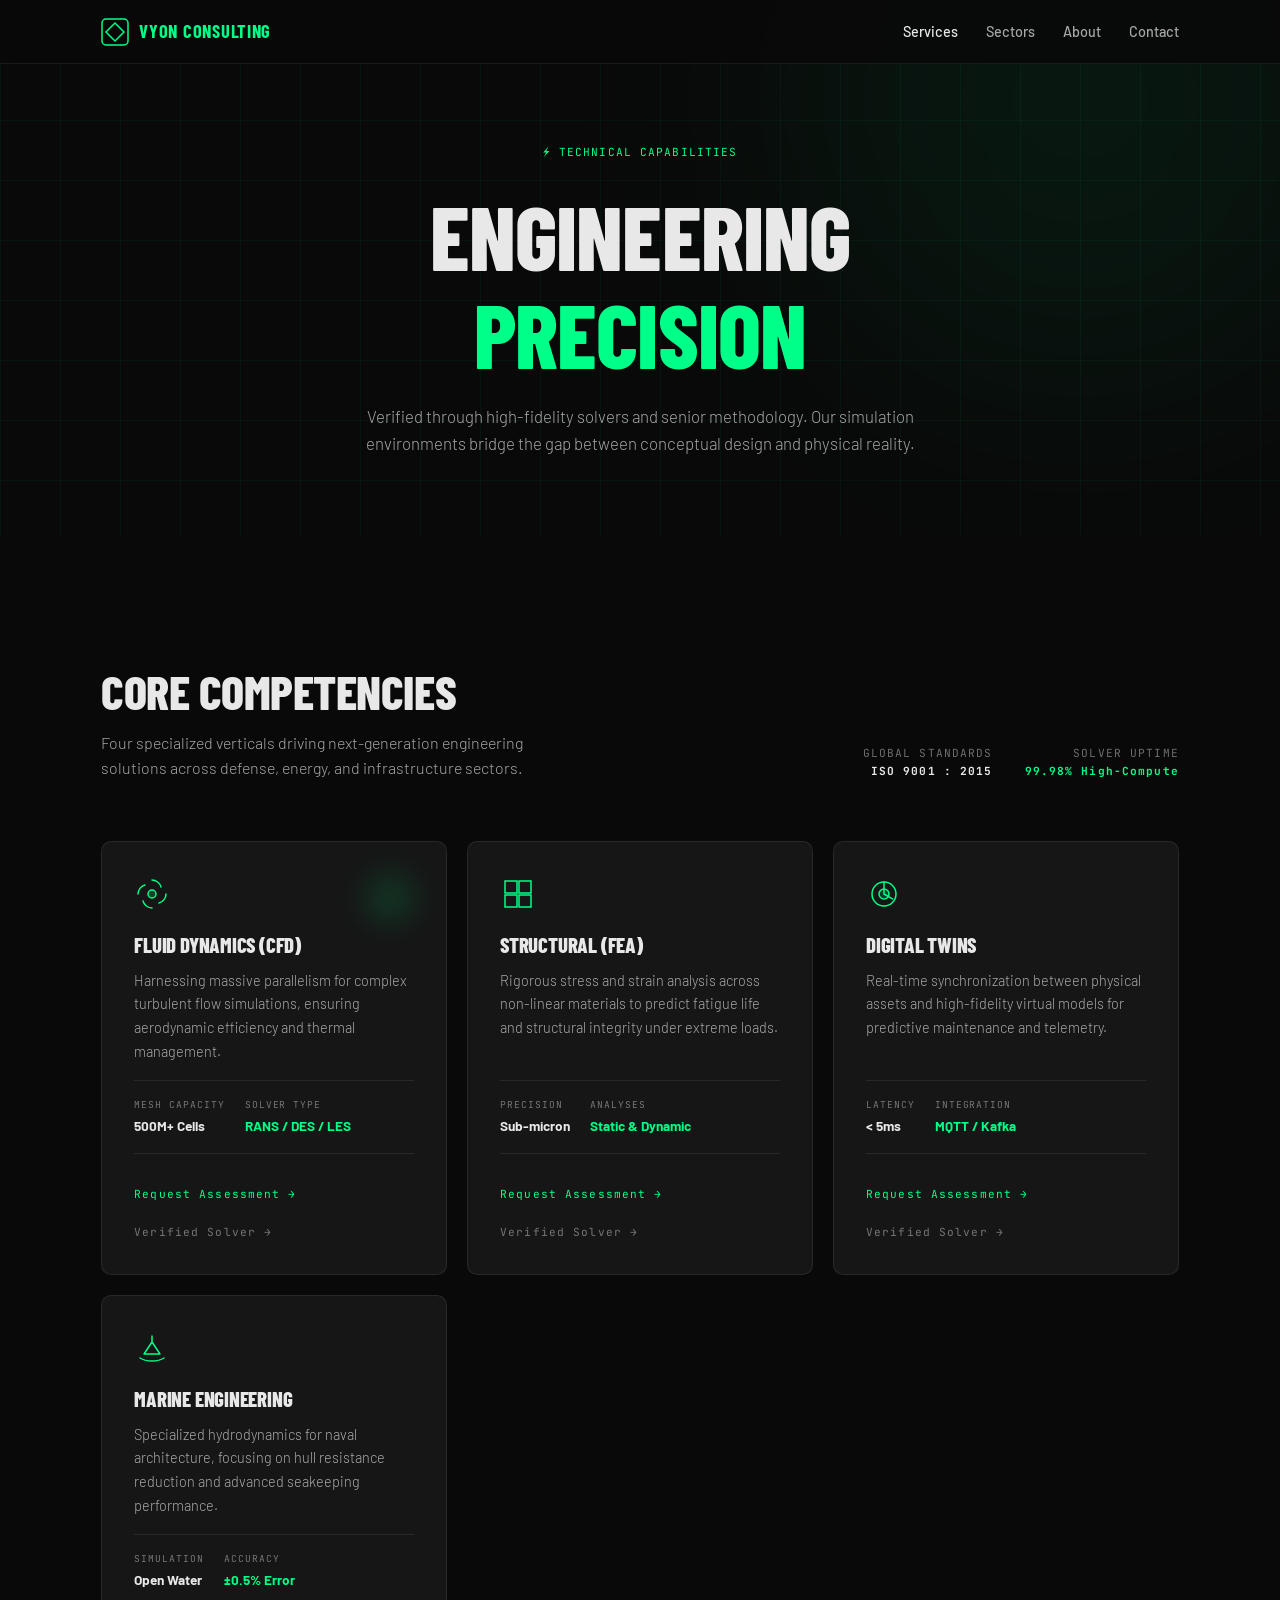
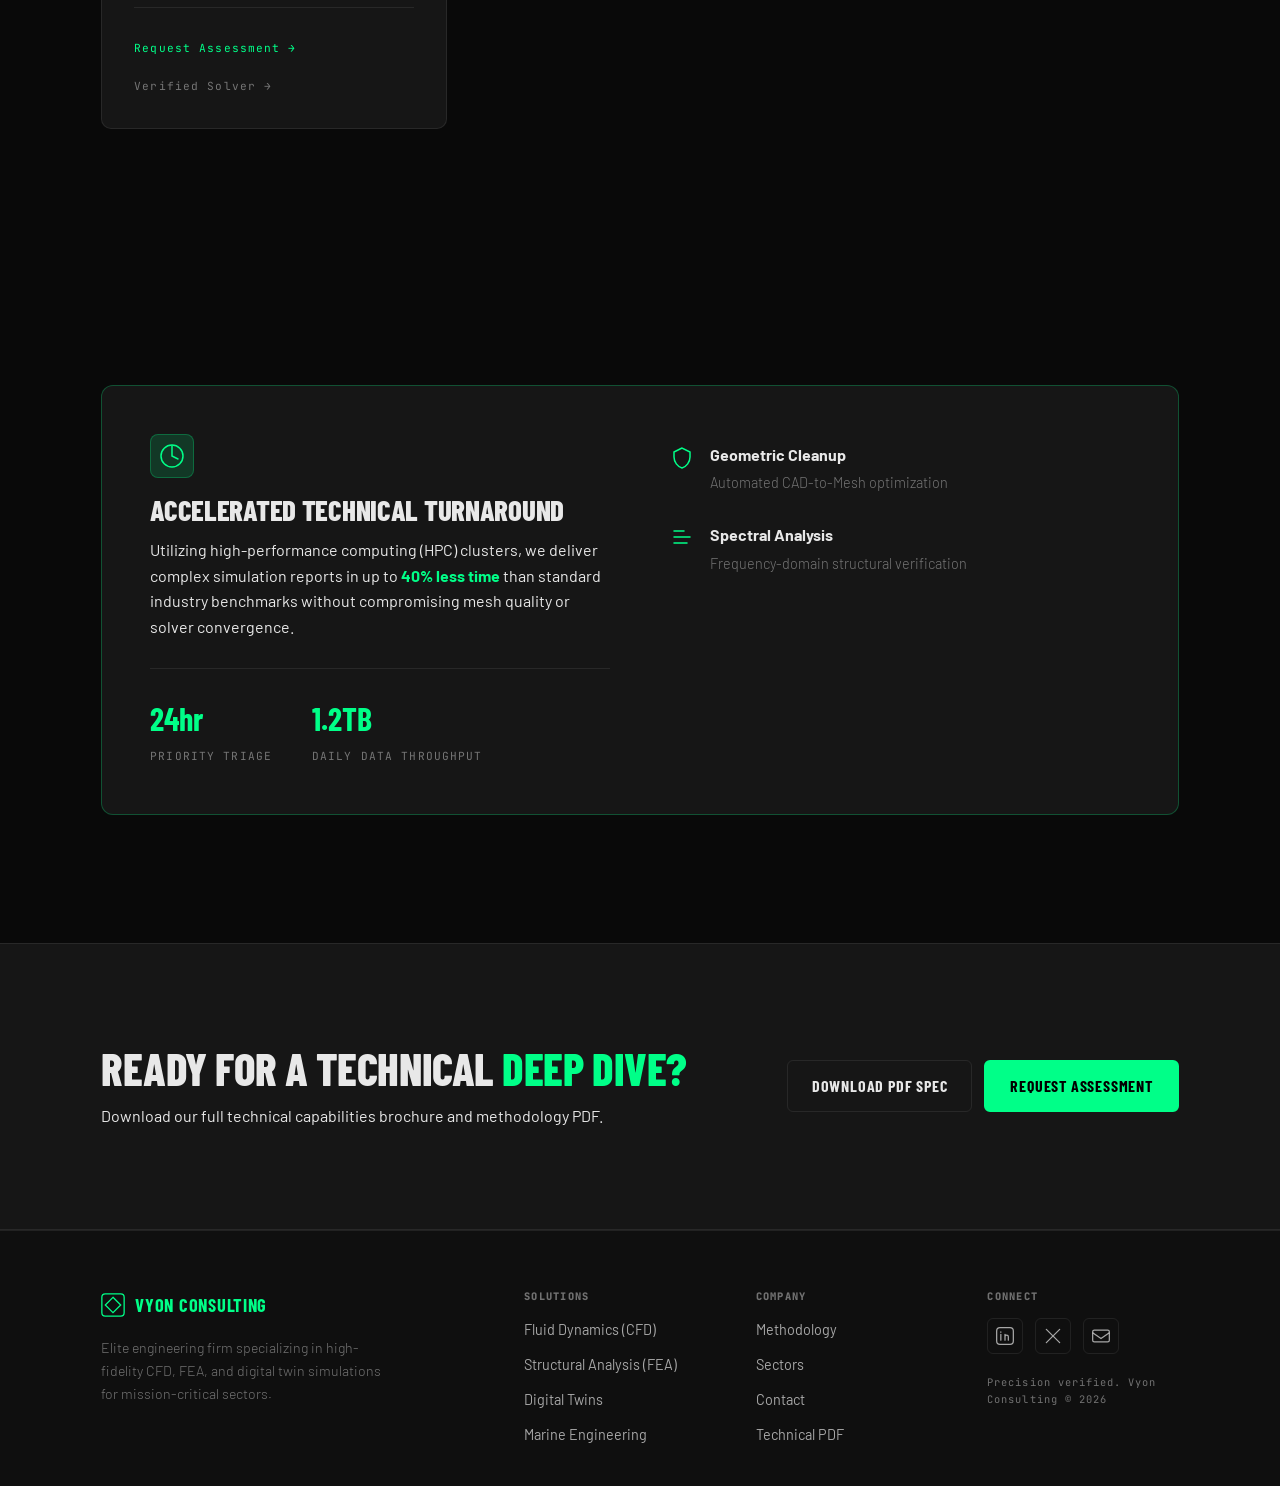
<file: services.html>
<!DOCTYPE html>
<html lang="en">
<head>
  <meta charset="UTF-8">
  <meta name="viewport" content="width=device-width, initial-scale=1.0">
  <title>Services — Vyon Consulting</title>
  <meta name="description" content="High-fidelity CFD, FEA, Digital Twins and Marine Engineering services from Vyon Consulting.">
  <link rel="preconnect" href="https://fonts.googleapis.com">
  <link rel="preconnect" href="https://fonts.gstatic.com" crossorigin>
  <link href="https://fonts.googleapis.com/css2?family=Barlow+Condensed:ital,wght@0,400;0,600;0,700;0,800;1,700&family=JetBrains+Mono:wght@400;500&family=Barlow:wght@300;400;500&display=swap" rel="stylesheet">
  <link rel="stylesheet" href="style.css">
</head>
<body>

  <header class="nav" id="nav">
    <div class="nav__inner container">
      <a href="index.html" class="nav__logo">
        <svg width="28" height="28" viewBox="0 0 28 28" fill="none"><rect x="1" y="1" width="26" height="26" rx="4" stroke="#00FF88" stroke-width="1.5"/><path d="M14 5L23 14L14 23L5 14Z" stroke="#00FF88" stroke-width="1.5" fill="none"/></svg>
        <span>Vyon Consulting</span>
      </a>
      <nav class="nav__links">
        <a href="services.html" class="nav__link nav__link--active">Services</a>
        <a href="sectors.html" class="nav__link">Sectors</a>
        <a href="index.html#about" class="nav__link">About</a>
        <a href="contact.html" class="nav__link">Contact</a>
      </nav>
     
      <button class="nav__burger" aria-label="Open menu" aria-expanded="false" aria-controls="mobile-menu">
        <span></span><span></span><span></span>
      </button>
    </div>
    <div class="nav__mobile" id="mobile-menu" hidden>
      <a href="services.html">Services</a>
      <a href="sectors.html">Sectors</a>
      <a href="index.html#about">About</a>
      <a href="contact.html">Contact</a>
     
    </div>
  </header>

  <main>
    <!-- PAGE HERO -->
    <section class="page-hero" aria-labelledby="page-hero-title">
      <div class="page-hero__bg" aria-hidden="true">
        <div class="hero__grid"></div>
        <div class="hero__glow hero__glow--1"></div>
      </div>
      <div class="container page-hero__content">
        <p class="mono hero__eyebrow">⚡ TECHNICAL CAPABILITIES</p>
        <h1 id="page-hero-title" class="page-hero__title">Engineering<br><span class="accent">Precision</span></h1>
        <p class="page-hero__sub">Verified through high-fidelity solvers and senior methodology. Our simulation environments bridge the gap between conceptual design and physical reality.</p>
      </div>
    </section>

    <!-- CORE COMPETENCIES -->
    <section class="section" aria-labelledby="comp-title">
      <div class="container">
        <div class="section-header">
          <div>
            <h2 id="comp-title" class="section-title">Core Competencies</h2>
            <p class="section-sub">Four specialized verticals driving next-generation engineering solutions across defense, energy, and infrastructure sectors.</p>
          </div>
          <div class="comp-meta mono">
            <div><span class="dim">GLOBAL STANDARDS</span><br><strong>ISO 9001 : 2015</strong></div>
            <div><span class="dim">SOLVER UPTIME</span><br><strong class="accent">99.98% High-Compute</strong></div>
          </div>
        </div>

        <div class="services-grid">
          <!-- CFD -->
          <article class="service-card" id="cfd" aria-labelledby="cfd-title">
            <div class="service-card__header">
              <svg class="service-card__icon" width="36" height="36" viewBox="0 0 36 36" fill="none" aria-hidden="true"><path d="M4 18c0-4 3-8 7-9M32 18c0 4-3 8-7 9M18 4c4 0 8 3 9 7M18 32c-4 0-8-3-9-7" stroke="#00FF88" stroke-width="1.5" stroke-linecap="round"/><circle cx="18" cy="18" r="4" fill="#00FF88" fill-opacity=".2" stroke="#00FF88" stroke-width="1.5"/></svg>
              <div class="service-card__spark" aria-hidden="true"></div>
            </div>
            <h3 id="cfd-title" class="service-card__title">Fluid Dynamics (CFD)</h3>
            <p class="service-card__desc">Harnessing massive parallelism for complex turbulent flow simulations, ensuring aerodynamic efficiency and thermal management.</p>
            <div class="service-card__specs">
              <div class="spec"><span class="mono dim">MESH CAPACITY</span><strong>500M+ Cells</strong></div>
              <div class="spec"><span class="mono dim">SOLVER TYPE</span><strong class="accent">RANS / DES / LES</strong></div>
            </div>
            <div class="service-card__actions">
              <a href="contact.html" class="link-arrow">Request Assessment →</a>
              <a href="#" class="link-arrow dim">Verified Solver →</a>
            </div>
          </article>

          <!-- FEA -->
          <article class="service-card" id="fea" aria-labelledby="fea-title">
            <div class="service-card__header">
              <svg class="service-card__icon" width="36" height="36" viewBox="0 0 36 36" fill="none" aria-hidden="true"><rect x="5" y="5" width="12" height="12" stroke="#00FF88" stroke-width="1.5"/><rect x="19" y="5" width="12" height="12" stroke="#00FF88" stroke-width="1.5"/><rect x="5" y="19" width="12" height="12" stroke="#00FF88" stroke-width="1.5"/><rect x="19" y="19" width="12" height="12" stroke="#00FF88" stroke-width="1.5"/></svg>
            </div>
            <h3 id="fea-title" class="service-card__title">Structural (FEA)</h3>
            <p class="service-card__desc">Rigorous stress and strain analysis across non-linear materials to predict fatigue life and structural integrity under extreme loads.</p>
            <div class="service-card__specs">
              <div class="spec"><span class="mono dim">PRECISION</span><strong>Sub-micron</strong></div>
              <div class="spec"><span class="mono dim">ANALYSES</span><strong class="accent">Static &amp; Dynamic</strong></div>
            </div>
            <div class="service-card__actions">
              <a href="contact.html" class="link-arrow">Request Assessment →</a>
              <a href="#" class="link-arrow dim">Verified Solver →</a>
            </div>
          </article>

          <!-- Digital Twins -->
          <article class="service-card" id="twins" aria-labelledby="twins-title">
            <div class="service-card__header">
              <svg class="service-card__icon" width="36" height="36" viewBox="0 0 36 36" fill="none" aria-hidden="true"><circle cx="18" cy="18" r="12" stroke="#00FF88" stroke-width="1.5"/><circle cx="18" cy="18" r="5" fill="#00FF88" fill-opacity=".15" stroke="#00FF88" stroke-width="1.5"/><path d="M18 6v12M18 18l8.5 4.9" stroke="#00FF88" stroke-width="1.5" stroke-linecap="round"/></svg>
            </div>
            <h3 id="twins-title" class="service-card__title">Digital Twins</h3>
            <p class="service-card__desc">Real-time synchronization between physical assets and high-fidelity virtual models for predictive maintenance and telemetry.</p>
            <div class="service-card__specs">
              <div class="spec"><span class="mono dim">LATENCY</span><strong>&lt; 5ms</strong></div>
              <div class="spec"><span class="mono dim">INTEGRATION</span><strong class="accent">MQTT / Kafka</strong></div>
            </div>
            <div class="service-card__actions">
              <a href="contact.html" class="link-arrow">Request Assessment →</a>
              <a href="#" class="link-arrow dim">Verified Solver →</a>
            </div>
          </article>

          <!-- Marine -->
          <article class="service-card" id="marine" aria-labelledby="marine-title">
            <div class="service-card__header">
              <svg class="service-card__icon" width="36" height="36" viewBox="0 0 36 36" fill="none" aria-hidden="true"><path d="M18 6v6M10 24l8-12 8 12H10zM6 28c3 2 7 3 12 3s9-1 12-3" stroke="#00FF88" stroke-width="1.5" stroke-linecap="round" stroke-linejoin="round"/></svg>
            </div>
            <h3 id="marine-title" class="service-card__title">Marine Engineering</h3>
            <p class="service-card__desc">Specialized hydrodynamics for naval architecture, focusing on hull resistance reduction and advanced seakeeping performance.</p>
            <div class="service-card__specs">
              <div class="spec"><span class="mono dim">SIMULATION</span><strong>Open Water</strong></div>
              <div class="spec"><span class="mono dim">ACCURACY</span><strong class="accent">±0.5% Error</strong></div>
            </div>
            <div class="service-card__actions">
              <a href="contact.html" class="link-arrow">Request Assessment →</a>
              <a href="#" class="link-arrow dim">Verified Solver →</a>
            </div>
          </article>
        </div>
      </div>
    </section>

    <!-- TURNAROUND BANNER -->
    <section class="turnaround section" aria-labelledby="ta-title">
      <div class="container">
        <div class="turnaround__inner">
          <div class="turnaround__left">
            <div class="turnaround__icon" aria-hidden="true">
              <svg width="28" height="28" viewBox="0 0 28 28" fill="none"><path d="M14 4v10l6 3" stroke="#00FF88" stroke-width="1.5" stroke-linecap="round"/><circle cx="14" cy="14" r="11" stroke="#00FF88" stroke-width="1.5"/></svg>
            </div>
            <h2 id="ta-title" class="turnaround__title">Accelerated Technical Turnaround</h2>
            <p>Utilizing high-performance computing (HPC) clusters, we deliver complex simulation reports in up to <strong class="accent">40% less time</strong> than standard industry benchmarks without compromising mesh quality or solver convergence.</p>
            <div class="turnaround__stats">
              <div class="ta-stat"><span class="ta-stat__val">24hr</span><span class="mono dim">PRIORITY TRIAGE</span></div>
              <div class="ta-stat"><span class="ta-stat__val">1.2TB</span><span class="mono dim">DAILY DATA THROUGHPUT</span></div>
            </div>
          </div>
          <div class="turnaround__right">
            <div class="ta-feature">
              <svg width="24" height="24" viewBox="0 0 24 24" fill="none" aria-hidden="true"><path d="M12 3L4 7v5c0 5 3.5 9.7 8 11 4.5-1.3 8-6 8-11V7z" stroke="#00FF88" stroke-width="1.5"/></svg>
              <div>
                <strong>Geometric Cleanup</strong>
                <p class="dim">Automated CAD-to-Mesh optimization</p>
              </div>
            </div>
            <div class="ta-feature">
              <svg width="24" height="24" viewBox="0 0 24 24" fill="none" aria-hidden="true"><path d="M4 12h16M4 6h10M4 18h13" stroke="#00FF88" stroke-width="1.5" stroke-linecap="round"/></svg>
              <div>
                <strong>Spectral Analysis</strong>
                <p class="dim">Frequency-domain structural verification</p>
              </div>
            </div>
          </div>
        </div>
      </div>
    </section>

    <!-- CTA -->
    <section class="cta-banner" aria-labelledby="cta2-title">
      <div class="container cta-banner__inner">
        <div>
          <h2 id="cta2-title" class="cta-banner__title">Ready for a Technical <span class="accent">Deep Dive?</span></h2>
          <p>Download our full technical capabilities brochure and methodology PDF.</p>
        </div>
        <div class="cta-banner__btns">
          <a href="#" class="btn btn--ghost">Download PDF Spec</a>
          <a href="contact.html" class="btn btn--primary">Request Assessment</a>
        </div>
      </div>
    </section>
  </main>

  <footer class="footer">
    <div class="container footer__inner">
      <div class="footer__brand">
        <a href="index.html" class="nav__logo">
          <svg width="24" height="24" viewBox="0 0 28 28" fill="none"><rect x="1" y="1" width="26" height="26" rx="4" stroke="#00FF88" stroke-width="1.5"/><path d="M14 5L23 14L14 23L5 14Z" stroke="#00FF88" stroke-width="1.5" fill="none"/></svg>
          <span>Vyon Consulting</span>
        </a>
        <p>Elite engineering firm specializing in high-fidelity CFD, FEA, and digital twin simulations for mission-critical sectors.</p>
      </div>
      <div class="footer__col">
        <h3 class="footer__heading">SOLUTIONS</h3>
        <a href="#cfd">Fluid Dynamics (CFD)</a>
        <a href="#fea">Structural Analysis (FEA)</a>
        <a href="#twins">Digital Twins</a>
        <a href="#marine">Marine Engineering</a>
      </div>
      <div class="footer__col">
        <h3 class="footer__heading">COMPANY</h3>
        <a href="index.html#about">Methodology</a>
        <a href="sectors.html">Sectors</a>
        <a href="contact.html">Contact</a>
        <a href="#">Technical PDF</a>
      </div>
      <div class="footer__col">
        <h3 class="footer__heading">CONNECT</h3>
        <div class="footer__socials">
          <a href="#" aria-label="LinkedIn" class="social-link"><svg width="20" height="20" viewBox="0 0 24 24" fill="none"><rect x="2" y="2" width="20" height="20" rx="4" stroke="currentColor" stroke-width="1.5"/><path d="M7 10v7M7 7v.5M12 17v-4c0-1.5 1-2 2-2s2 .5 2 2v4M12 10v7" stroke="currentColor" stroke-width="1.5" stroke-linecap="round"/></svg></a>
          <a href="#" aria-label="Twitter" class="social-link"><svg width="20" height="20" viewBox="0 0 24 24" fill="none"><path d="M4 4l16 16M4 20L20 4" stroke="currentColor" stroke-width="1.5" stroke-linecap="round"/></svg></a>
          <a href="contact.html" aria-label="Email" class="social-link"><svg width="20" height="20" viewBox="0 0 24 24" fill="none"><rect x="2" y="5" width="20" height="14" rx="2" stroke="currentColor" stroke-width="1.5"/><path d="M2 8l10 7 10-7" stroke="currentColor" stroke-width="1.5"/></svg></a>
        </div>
        <p class="mono dim footer__legal">Precision verified. Vyon Consulting © 2026</p>
      </div>
    </div>
  </footer>

  <script src="main.js"></script>
</body>
</html>
</file>
<file: style.css>
/* =========================================
   VYON CONSULTING — style.css
   Design system: Industrial Precision Dark
   Fonts: Barlow Condensed (display) + Barlow (body) + JetBrains Mono (data)
   ========================================= */

/* --- CSS VARIABLES --- */
:root {
  --green: #00FF88;
  --green-dim: rgba(0,255,136,.15);
  --green-mid: rgba(0,255,136,.35);
  --bg: #090909;
  --bg-2: #0f0f0f;
  --bg-3: #161616;
  --bg-4: #1c1c1c;
  --border: rgba(255,255,255,.08);
  --border-green: rgba(0,255,136,.25);
  --text: #e8e8e8;
  --text-dim: rgba(232,232,232,.45);
  --text-mid: rgba(232,232,232,.7);
  --radius: 6px;
  --nav-h: 64px;
  --font-display: 'Barlow Condensed', sans-serif;
  --font-body: 'Barlow', sans-serif;
  --font-mono: 'JetBrains Mono', monospace;
  --max-w: 1180px;
  --ease: cubic-bezier(.16,1,.3,1);
}

/* --- RESET & BASE --- */
*,*::before,*::after{box-sizing:border-box;margin:0;padding:0}
html{scroll-behavior:smooth;-webkit-text-size-adjust:100%}
body{
  background:var(--bg);
  color:var(--text);
  font-family:var(--font-body);
  font-size:16px;
  font-weight:400;
  line-height:1.6;
  -webkit-font-smoothing:antialiased;
  overflow-x:hidden;
}
img,svg{display:block;max-width:100%}
a{color:inherit;text-decoration:none}
button{cursor:pointer;border:none;background:none;font:inherit}
ul,ol{list-style:none}
h1,h2,h3,h4{line-height:1.1;font-family:var(--font-display);font-weight:800;text-transform:uppercase;letter-spacing:-.01em}
input,textarea,select{font:inherit}
:focus-visible{outline:2px solid var(--green);outline-offset:3px}

/* --- UTILITY --- */
.container{width:100%;max-width:var(--max-w);margin-inline:auto;padding-inline:clamp(20px,4vw,60px)}
.accent{color:var(--green)}
.dim{color:var(--text-dim)}
.mono{font-family:var(--font-mono);font-size:.7rem;letter-spacing:.1em}
.section{padding-block:clamp(80px,10vw,140px)}
.section--alt{background:var(--bg-2)}
.link-arrow{font-family:var(--font-mono);font-size:.7rem;letter-spacing:.1em;color:var(--green);transition:opacity .2s}
.link-arrow:hover{opacity:.7}
.link-arrow.dim{color:var(--text-dim)}

/* --- BUTTONS --- */
.btn{
  display:inline-flex;align-items:center;justify-content:center;gap:8px;
  padding:.7em 1.5em;
  font-family:var(--font-display);font-weight:700;font-size:1rem;letter-spacing:.05em;text-transform:uppercase;
  border-radius:var(--radius);
  transition:all .2s var(--ease);
  white-space:nowrap;
}
.btn--primary{background:var(--green);color:#000;border:2px solid var(--green)}
.btn--primary:hover{background:transparent;color:var(--green)}
.btn--outline{background:transparent;color:var(--green);border:1.5px solid var(--green)}
.btn--outline:hover{background:var(--green);color:#000}
.btn--ghost{background:transparent;color:var(--text);border:1.5px solid var(--border)}
.btn--ghost:hover{border-color:var(--green);color:var(--green)}
.btn--lg{padding:.85em 2em;font-size:1.1rem}

/* --- NAV --- */
.nav{
  position:fixed;top:0;left:0;right:0;z-index:100;
  height:var(--nav-h);
  background:rgba(9,9,9,.85);
  backdrop-filter:blur(12px);
  -webkit-backdrop-filter:blur(12px);
  border-bottom:1px solid var(--border);
  transition:border-color .3s;
}
.nav.scrolled{border-color:var(--border-green)}
.nav__inner{
  height:100%;
  display:flex;align-items:center;gap:32px;
}
.nav__logo{
  display:flex;align-items:center;gap:10px;
  font-family:var(--font-display);font-weight:700;font-size:1.15rem;letter-spacing:.04em;text-transform:uppercase;
  flex-shrink:0;
  color:var(--green);
}
.nav__links{display:flex;gap:28px;margin-left:auto}
.nav__link{
  font-family:var(--font-body);font-weight:500;font-size:.9rem;
  color:var(--text-mid);transition:color .2s;
}
.nav__link:hover,.nav__link--active{color:var(--text)}
.nav__cta{font-size:.85rem;padding:.5em 1.2em;margin-left:16px}
.nav__burger{
  display:none;flex-direction:column;gap:5px;padding:4px;margin-left:auto;
}
.nav__burger span{display:block;width:22px;height:2px;background:var(--text);transition:all .25s}
.nav__mobile {
  display: none;
  flex-direction: column;
  gap: 0;
  background: var(--bg-2);
  border-top: 1px solid var(--border);
  padding: 16px 20px 24px;
}

.nav__mobile.is-open {
  display: flex;
}
@media (min-width: 901px) {
  .nav__mobile {
    display: none !important;
  }
}
.nav__mobile a{
  padding:12px 0;border-bottom:1px solid var(--border);
  font-family:var(--font-body);font-weight:500;
  transition:color .2s;
}
.nav__mobile a:last-child{border:none;margin-top:16px}
.nav__mobile a:hover{color:var(--green)}

/* --- HERO --- */
.hero{
  position:relative;
  min-height:100svh;
  display:flex;flex-direction:column;justify-content:center;
  padding-top:var(--nav-h);
  overflow:hidden;
}
.hero__bg{position:absolute;inset:0;pointer-events:none;z-index:0}
.hero__grid{
  position:absolute;inset:0;
  background-image:
    linear-gradient(rgba(0,255,136,.04) 1px, transparent 1px),
    linear-gradient(90deg, rgba(0,255,136,.04) 1px, transparent 1px);
  background-size:60px 60px;
}
.hero__glow{position:absolute;border-radius:50%;filter:blur(120px);pointer-events:none}
.hero__glow--1{width:600px;height:600px;background:rgba(0,255,136,.06);top:-200px;right:-100px}
.hero__glow--2{width:400px;height:400px;background:rgba(0,120,255,.04);bottom:0;left:-100px}
.hero__status{
  position:absolute;top:calc(var(--nav-h) + 20px);right:clamp(20px,4vw,60px);
  display:flex;flex-direction:column;align-items:flex-end;gap:4px;
  z-index:2;
}
.status-dot{
  display:inline-block;width:7px;height:7px;
  background:var(--green);border-radius:50%;
  box-shadow:0 0 6px var(--green);
  animation:pulse 2s ease-in-out infinite;
  align-self:flex-end;
}
@keyframes pulse{0%,100%{opacity:1}50%{opacity:.4}}
.hero__content{position:relative;z-index:1;padding-block:80px 60px}
.hero__eyebrow{color:var(--green);margin-bottom:24px}
.hero__title{
  font-family:var(--font-display);font-weight:800;
  font-size:clamp(3.5rem,9vw,8rem);
  line-height:.95;letter-spacing:-.02em;
  text-transform:uppercase;
  margin-bottom:28px;
}
.hero__title em{font-style:italic;color:var(--green)}
.hero__sub{max-width:420px;color:var(--text-mid);font-size:1rem;font-weight:300;margin-bottom:36px;line-height:1.65}
.hero__actions{display:flex;flex-wrap:wrap;gap:12px;margin-bottom:56px}
.hero__metrics{
  display:flex;flex-wrap:wrap;gap:32px;
  padding-top:24px;border-top:1px solid var(--border);
}
.metric__val{display:block;font-family:var(--font-display);font-weight:700;font-size:1.5rem}
.metric__label{display:block;color:var(--text-dim);font-size:.65rem;margin-top:2px}

/* --- PAGE HERO --- */
.page-hero{
  position:relative;
  padding-top:calc(var(--nav-h) + 80px);
  padding-bottom:80px;
  text-align:center;
  overflow:hidden;
}
.page-hero__bg{position:absolute;inset:0;z-index:0;pointer-events:none}
.page-hero__content{position:relative;z-index:1}
.page-hero__title{
  font-size:clamp(3rem,7vw,6rem);
  margin-block:16px 20px;
}
.page-hero__sub{max-width:580px;margin-inline:auto;color:var(--text-mid);font-weight:300;font-size:1.05rem}

/* --- SECTION HEADER --- */
.section-header{
  display:flex;flex-wrap:wrap;align-items:flex-end;justify-content:space-between;
  gap:20px;margin-bottom:60px;
}
.section-title{font-size:clamp(2rem,4vw,3rem)}
.section-sub{max-width:480px;color:var(--text-mid);font-weight:300;margin-top:12px}
.comp-meta{display:flex;gap:32px;text-align:right;font-size:.7rem}

/* --- CARDS (Pillars) --- */
.pillars__grid{
  display:grid;
  grid-template-columns:repeat(auto-fill,minmax(260px,1fr));
  gap:16px;
}
.card{
  background:var(--bg-3);
  border:1px solid var(--border);
  border-radius:10px;
  padding:28px;
  transition:border-color .25s,transform .25s;
}
.card:hover{border-color:var(--border-green);transform:translateY(-3px)}
.card--featured{
  grid-column:span 2;
  background:var(--bg-4);
  border-color:var(--border-green);
}
.card__icon{margin-bottom:16px}
.card__title{font-size:1.25rem;margin-bottom:10px}
.card__desc{color:var(--text-mid);font-size:.9rem;line-height:1.6;font-weight:300}
.card__tags{display:flex;gap:8px;margin-top:16px}
.tag{
  font-family:var(--font-mono);font-size:.6rem;letter-spacing:.1em;
  background:var(--green-dim);color:var(--green);
  border:1px solid var(--border-green);
  padding:3px 8px;border-radius:4px;
}

/* --- SECTORS GRID --- */
.sectors__grid{
  display:grid;grid-template-columns:repeat(auto-fill,minmax(260px,1fr));
  gap:16px;
}
.sector-card{
  display:flex;flex-direction:column;
  border-radius:10px;overflow:hidden;
  border:1px solid var(--border);
  transition:border-color .25s,transform .25s;
  background:var(--bg-3);
  text-decoration:none;
}
.sector-card:hover{border-color:var(--border-green);transform:translateY(-3px)}
.sector-card__img{
  height:200px;
  background:var(--bg-4) center/cover no-repeat;
  position:relative;
}
/* placeholder gradients — replace with real images */
url('img/naval.webp'){background-image:linear-gradient(160deg,#0a1a12 0%,#0d2018 60%,#112a1e 100%)}
.sector-card__img--renewable{background-image:linear-gradient(160deg,#0c1a18 0%,#0a2416 60%,#112810 100%)}
.sector-card__img--defense{background-image:linear-gradient(160deg,#131318 0%,#1a1a24 60%,#141424 100%)}
.sector-card__img--industrial{background-image:linear-gradient(160deg,#1a1208 0%,#211808 60%,#1c1408 100%)}
.sector-card__body{padding:20px 24px}
.sector-card__label{color:var(--green);margin-bottom:6px;font-size:.6rem}
.sector-card__title{font-size:1.1rem;margin-bottom:12px}
.sector-card--active .sector-card__body{background:var(--bg-4)}

/* --- DNA / ABOUT --- */
.dna__layout{
  display:grid;grid-template-columns:1fr 1fr;
  gap:clamp(40px,6vw,100px);
  align-items:start;
}
.dna__body{color:var(--text-mid);font-weight:300;margin-block:16px 32px;max-width:440px}
.dna__tenets{display:flex;flex-direction:column;gap:24px}
.tenet{display:flex;gap:16px;align-items:flex-start}
.tenet__icon{flex-shrink:0;margin-top:3px}
.tenet strong{display:block;font-family:var(--font-display);font-weight:700;font-size:1rem;text-transform:uppercase;margin-bottom:4px}
.tenet p{color:var(--text-mid);font-size:.9rem;font-weight:300}
.dna__stack{
  background:var(--bg-3);border:1px solid var(--border);
  border-radius:10px;padding:28px;
}
.dna__stack-label{color:var(--text-dim);margin-bottom:20px}
.software-grid{
  display:grid;grid-template-columns:1fr 1fr;
  gap:1px;background:var(--border);
  border:1px solid var(--border);border-radius:6px;overflow:hidden;
  margin-bottom:20px;
}
.software-grid span{
  background:var(--bg-2);
  padding:10px 14px;
  font-family:var(--font-mono);font-size:.7rem;letter-spacing:.05em;
  color:var(--text-mid);
  transition:background .2s,color .2s;
}
.software-grid span:hover{background:var(--green-dim);color:var(--green)}
.cert-row{display:flex;flex-wrap:wrap;align-items:center;gap:10px;margin-top:16px}
.cert-badge{
  background:var(--green-dim);color:var(--green);
  border:1px solid var(--border-green);
  padding:3px 10px;border-radius:20px;font-size:.65rem;letter-spacing:.08em;
}

/* --- CTA BANNER --- */
.cta-banner{
  background:var(--bg-3);
  border-top:1px solid var(--border);
  border-bottom:1px solid var(--border);
  padding-block:clamp(60px,8vw,100px);
}
.cta-banner__inner{
  display:flex;flex-wrap:wrap;
  align-items:center;justify-content:space-between;
  gap:32px;
}
.cta-banner__title{font-size:clamp(1.8rem,3.5vw,3rem);margin-bottom:10px}
.cta-banner__btns{display:flex;flex-wrap:wrap;gap:12px}

/* --- FOOTER --- */
.footer{
  background:var(--bg-2);
  border-top:1px solid var(--border);
  padding-block:60px 40px;
}
.footer__inner{
  display:grid;
  grid-template-columns:2fr 1fr 1fr 1fr;
  gap:40px;
}
.footer__brand{display:flex;flex-direction:column;gap:16px}
.footer__brand p{color:var(--text-dim);font-size:.88rem;font-weight:300;max-width:280px;line-height:1.65}
.footer__col{display:flex;flex-direction:column;gap:12px}
.footer__heading{font-family:var(--font-mono);font-size:.65rem;letter-spacing:.12em;color:var(--text-dim);margin-bottom:4px}
.footer__col a{font-size:.9rem;color:var(--text-mid);transition:color .2s}
.footer__col a:hover{color:var(--green)}
.footer__socials{display:flex;gap:12px;margin-bottom:8px}
.social-link{
  width:36px;height:36px;
  display:flex;align-items:center;justify-content:center;
  border:1px solid var(--border);border-radius:6px;
  color:var(--text-dim);
  transition:border-color .2s,color .2s;
}
.social-link:hover{border-color:var(--green);color:var(--green)}
.footer__legal{font-size:.65rem;color:var(--text-dim)}

/* --- SERVICES PAGE --- */
.services-grid{
  display:grid;
  grid-template-columns:repeat(auto-fill,minmax(260px,1fr));
  gap:20px;
}
.service-card{
  background:var(--bg-3);border:1px solid var(--border);
  border-radius:10px;padding:32px;
  display:flex;flex-direction:column;gap:0;
  transition:border-color .25s,transform .25s;
}
.service-card:hover{border-color:var(--border-green);transform:translateY(-4px)}
.service-card__header{
  position:relative;margin-bottom:20px;
  height:40px;display:flex;align-items:center;
}
.service-card__icon{flex-shrink:0}
.service-card__spark{
  position:absolute;right:0;top:0;
  width:48px;height:48px;
  background:var(--green-dim);
  border-radius:50%;filter:blur(16px);
  pointer-events:none;
}
.service-card__title{font-size:1.3rem;margin-bottom:12px}
.service-card__desc{color:var(--text-mid);font-size:.9rem;font-weight:300;line-height:1.65;flex:1}
.service-card__specs{
  display:flex;gap:20px;flex-wrap:wrap;
  padding:16px 0;margin:16px 0;
  border-top:1px solid var(--border);border-bottom:1px solid var(--border);
}
.spec{display:flex;flex-direction:column;gap:3px}
.spec span{font-size:.6rem;color:var(--text-dim)}
.spec strong{font-size:.85rem}
.service-card__actions{display:flex;gap:20px;flex-wrap:wrap;margin-top:16px}

/* TURNAROUND */
.turnaround__inner{
  background:var(--bg-3);border:1px solid var(--border-green);
  border-radius:12px;padding:48px;
  display:grid;grid-template-columns:1fr 1fr;gap:60px;
  align-items:start;
}
.turnaround__icon{
  width:44px;height:44px;
  background:var(--green-dim);border:1px solid var(--border-green);
  border-radius:8px;display:flex;align-items:center;justify-content:center;
  margin-bottom:16px;
}
.turnaround__title{font-size:1.8rem;margin-bottom:12px}
.turnaround__stats{display:flex;gap:40px;margin-top:28px;padding-top:24px;border-top:1px solid var(--border)}
.ta-stat{display:flex;flex-direction:column;gap:4px}
.ta-stat__val{font-family:var(--font-display);font-weight:700;font-size:2rem;color:var(--green)}
.turnaround__right{display:flex;flex-direction:column;gap:28px;padding-top:8px}
.ta-feature{display:flex;gap:16px;align-items:flex-start}
.ta-feature svg{flex-shrink:0;margin-top:3px}
.ta-feature strong{display:block;font-size:1rem;margin-bottom:4px}
.ta-feature p{font-size:.9rem;font-weight:300}

/* --- SECTORS PAGE --- */
.sector-tabs{
  position:sticky;top:var(--nav-h);z-index:50;
  display:flex;gap:0;
  background:var(--bg-2);
  border-bottom:1px solid var(--border);
  overflow-x:auto;scrollbar-width:none;
}
.sector-tabs::-webkit-scrollbar{display:none}
.sector-tab{
  display:flex;align-items:center;gap:8px;
  padding:16px 24px;
  font-family:var(--font-mono);font-size:.65rem;letter-spacing:.12em;
  color:var(--text-dim);
  border-bottom:2px solid transparent;
  transition:all .2s;white-space:nowrap;
}
.sector-tab:hover,.sector-tab--active{color:var(--green);border-bottom-color:var(--green)}

.sector-detail__layout{
  display:grid;grid-template-columns:1fr 1fr;gap:clamp(40px,5vw,80px);
  align-items:center;
}
.sector-detail__layout--reverse .sector-detail__img{order:2}
.sector-detail__layout--reverse .sector-detail__text{order:1}
.sector-detail__img{
  position:relative;height:480px;border-radius:12px;overflow:hidden;
  background:var(--bg-4) center/cover no-repeat;
  border:1px solid var(--border);
}
.sector-detail__img--naval{background-image:linear-gradient(160deg,#081812 0%,#0d2a1c 50%,#0a1e14 100%)}
.sector-detail__img--renewable{background-image:linear-gradient(160deg,#081410 0%,#0c2018 50%,#0a1c14 100%)}
.sector-detail__img--oil{background-image:linear-gradient(160deg,#16100a 0%,#221a08 50%,#1a1208 100%)}
.sector-detail__img--civil{background-image:linear-gradient(160deg,#0c0c14 0%,#10101e 50%,#0e0e1c 100%)}
.sector-detail__img--defense{background-image:linear-gradient(160deg,#10101a 0%,#141424 50%,#0e0e1e 100%)}
.sector-detail__overlay{
  position:absolute;inset:0;
  display:flex;flex-direction:column;justify-content:flex-end;
  padding:24px;
  background:linear-gradient(to top,rgba(0,0,0,.8) 0%,transparent 60%);
}
.sector-detail__metrics{display:flex;flex-wrap:wrap;gap:20px;margin-bottom:16px}
.s-metric{display:flex;flex-direction:column;gap:3px}
.s-metric span{font-size:.6rem;color:var(--text-dim)}
.s-metric strong{font-size:.95rem}
.sector-detail__meta{
  display:flex;flex-wrap:wrap;gap:8px;align-items:center;
  font-family:var(--font-mono);font-size:.6rem;
  padding-top:12px;border-top:1px solid rgba(255,255,255,.1);
}
.sector-detail__title{font-size:clamp(2.5rem,5vw,4rem);margin-block:12px 20px}
.sector-detail__text p{color:var(--text-mid);font-weight:300;line-height:1.7;margin-bottom:28px}
.sector-detail__btns{display:flex;flex-wrap:wrap;gap:12px}

/* --- CONTACT PAGE --- */
.contact-layout{
  display:grid;grid-template-columns:1fr 1.4fr;gap:clamp(40px,5vw,80px);
  padding-block:clamp(80px,10vw,120px);
  align-items:start;
}
.contact-status{display:flex;align-items:center;gap:10px;margin-bottom:28px;flex-wrap:wrap}
.contact-status strong{font-size:.8rem}
.contact-title{font-size:clamp(2.5rem,5vw,4.5rem);margin-bottom:20px}
.contact-info p{color:var(--text-mid);font-weight:300;margin-bottom:36px}
.offices{display:flex;flex-direction:column;gap:24px;margin-bottom:32px}
.office{display:flex;gap:16px;align-items:flex-start}
.office__icon{
  width:36px;height:36px;flex-shrink:0;
  background:var(--green-dim);border:1px solid var(--border-green);
  border-radius:6px;display:flex;align-items:center;justify-content:center;
}
.office strong{display:block;font-family:var(--font-display);font-weight:700;font-size:1.05rem;text-transform:uppercase;margin-bottom:4px}
.office p{font-size:.88rem;color:var(--text-mid);font-weight:300;line-height:1.5}
.office .mono{font-size:.7rem;margin-top:4px}
.contact-links{display:flex;flex-direction:column;gap:12px}
.contact-doc-link{
  display:flex;align-items:center;gap:10px;
  padding:12px 16px;
  background:var(--bg-3);border:1px solid var(--border);
  border-radius:6px;font-size:.88rem;
  transition:border-color .2s;
}
.contact-doc-link:hover{border-color:var(--green)}
.contact-secure{
  display:flex;align-items:center;gap:10px;
  padding:12px 16px;
  background:var(--bg-3);border:1px solid var(--border);
  border-radius:6px;
}
.contact-secure strong{font-size:.7rem;display:block}
.contact-secure p{font-size:.6rem}

/* FORM */
.contact-form-wrap{
  background:var(--bg-3);
  border:1px solid var(--border);
  border-radius:12px;padding:clamp(24px,4vw,40px);
}
.form-row{display:grid;grid-template-columns:1fr 1fr;gap:16px}
.form-group{display:flex;flex-direction:column;gap:6px;margin-bottom:16px}
.form-group--full{grid-column:span 2}
.form-label{color:var(--text-dim);font-size:.65rem;letter-spacing:.1em}
.form-input{
  background:var(--bg-2);
  border:1px solid var(--border);
  border-radius:6px;
  color:var(--text);
  padding:.7em 1em;
  font-size:.95rem;
  transition:border-color .2s;
  width:100%;
}
.form-input::placeholder{color:var(--text-dim)}
.form-input:focus{outline:none;border-color:var(--green)}
.form-select{appearance:none;cursor:pointer}
.form-textarea{resize:vertical;min-height:120px}
.file-drop{
  position:relative;
  border:2px dashed var(--border);
  border-radius:8px;
  text-align:center;transition:border-color .2s;
  overflow:hidden;
}
.file-drop:focus-within,.file-drop.dragover{border-color:var(--green);background:var(--green-dim)}
.file-drop__input{
  position:absolute;inset:0;opacity:0;cursor:pointer;width:100%;height:100%;
}
.file-drop__label{
  display:flex;flex-direction:column;align-items:center;gap:8px;
  padding:28px 16px;cursor:pointer;
}
.file-drop__label strong{font-size:.9rem}
.file-drop__label span{font-size:.65rem;color:var(--text-dim)}
.file-list{padding:0 16px 12px;display:flex;flex-wrap:wrap;gap:8px}
.file-item{
  font-family:var(--font-mono);font-size:.65rem;letter-spacing:.05em;
  background:var(--green-dim);color:var(--green);
  border:1px solid var(--border-green);
  padding:3px 10px;border-radius:4px;
}
.form-footer{
  display:flex;flex-wrap:wrap;align-items:center;justify-content:space-between;
  gap:16px;margin-top:20px;
}
.form-legal{font-size:.65rem;max-width:260px;color:var(--text-dim)}
.form-success{
  display:flex;align-items:center;gap:12px;
  margin-top:16px;padding:16px;
  background:var(--green-dim);border:1px solid var(--border-green);
  border-radius:6px;color:var(--green);font-size:.9rem;
}

/* FAQ */
.faq{background:var(--bg-2)}
.faq__inner{max-width:720px}
.faq__header{display:flex;align-items:center;gap:10px;margin-bottom:32px;color:var(--green)}
.faq__list{display:flex;flex-direction:column;gap:0}
.faq__item{border-top:1px solid var(--border)}
.faq__item:last-child{border-bottom:1px solid var(--border)}
.faq__q{
  list-style:none;padding:20px 0;cursor:pointer;
  display:flex;justify-content:space-between;align-items:center;gap:16px;
  font-weight:500;transition:color .2s;
}
.faq__q::after{content:'↓';font-size:.8rem;color:var(--text-dim);transition:transform .25s;flex-shrink:0}
details[open] .faq__q{color:var(--green)}
details[open] .faq__q::after{transform:rotate(180deg)}
.faq__a{padding-bottom:20px;color:var(--text-mid);font-weight:300;line-height:1.7;font-size:.95rem}

/* --- ANIMATIONS --- */
@keyframes fadeUp{from{opacity:0;transform:translateY(20px)}to{opacity:1;transform:translateY(0)}}
.hero__content{animation:fadeUp .8s var(--ease) both}
.hero__eyebrow{animation:fadeUp .6s var(--ease) .1s both}
.hero__title{animation:fadeUp .7s var(--ease) .2s both}
.hero__sub{animation:fadeUp .7s var(--ease) .35s both}
.hero__actions{animation:fadeUp .7s var(--ease) .45s both}
.hero__metrics{animation:fadeUp .7s var(--ease) .55s both}

/* --- RESPONSIVE --- */
@media(max-width:900px){
  .nav__links,.nav__cta{display:none}
  .nav__burger{display:flex}
  .dna__layout,.sector-detail__layout,.contact-layout{grid-template-columns:1fr}
  .sector-detail__layout--reverse .sector-detail__img{order:unset}
  .sector-detail__layout--reverse .sector-detail__text{order:unset}
  .turnaround__inner{grid-template-columns:1fr}
  .card--featured{grid-column:span 1}
  .footer__inner{grid-template-columns:1fr 1fr}
  .comp-meta{text-align:left}
  .form-row{grid-template-columns:1fr}
  .form-group--full{grid-column:span 1}
}
@media(max-width:580px){
  .hero__title{font-size:3rem}
  .sectors__grid,.pillars__grid,.services-grid{grid-template-columns:1fr}
  .footer__inner{grid-template-columns:1fr}
  .cta-banner__inner{flex-direction:column;text-align:center}
  .hero__status{display:none}
  .form-footer{flex-direction:column;align-items:flex-start}
}
</file>
